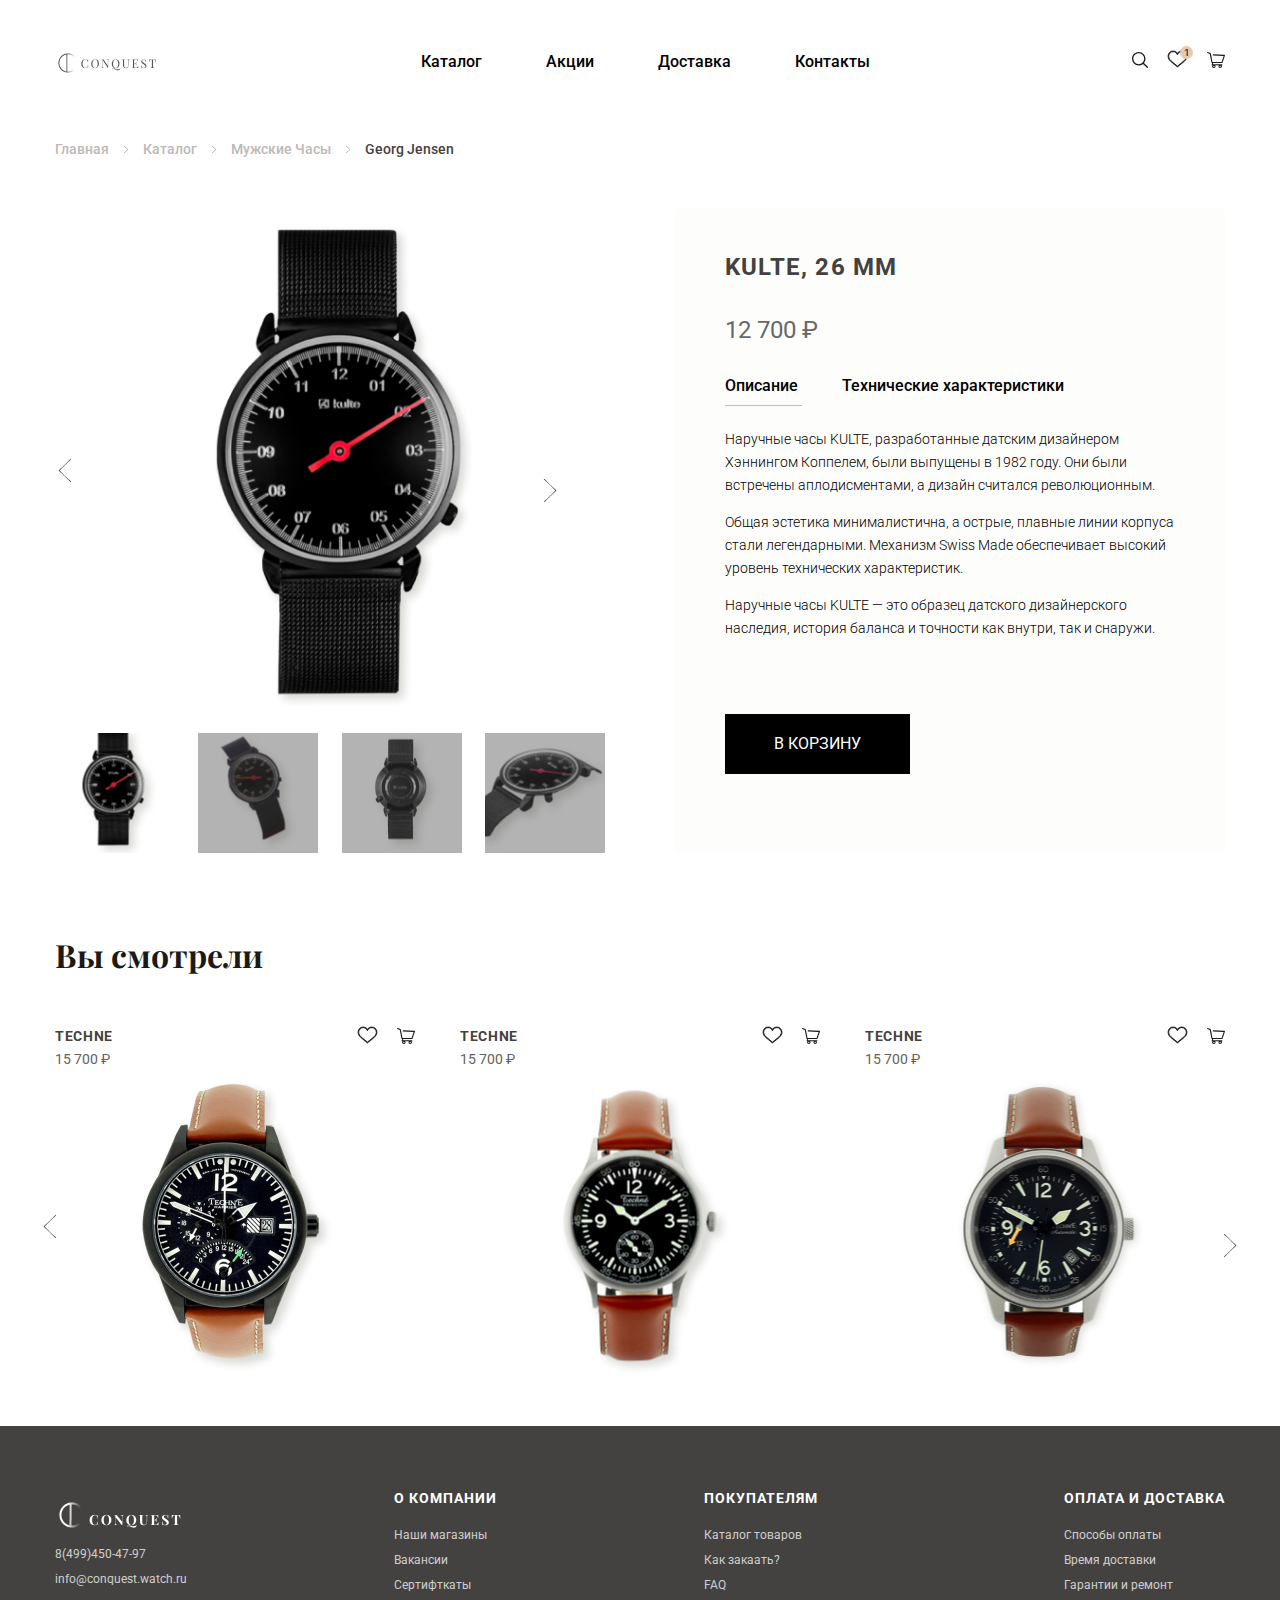
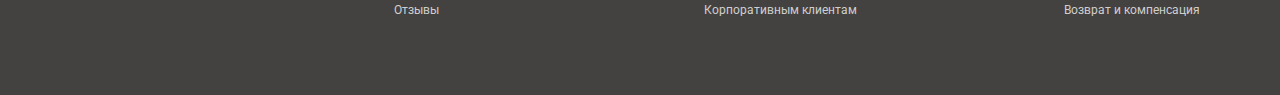
<file: index.html>
<!DOCTYPE html>
<html lang="ru">
<head>
    <meta charset="UTF-8">
    <meta name="viewport" content="width=device-width, initial-scale=1.0">
    <link href="https://fonts.googleapis.com/css2?family=Roboto:wght@400;900&display=swap" rel="stylesheet">
    <link href="https://fonts.googleapis.com/css2?family=Playfair+Display&display=swap" rel="stylesheet">
    <link href="normalize.css" rel="stylesheet">
    <link href="style.css" rel="stylesheet">
    <title>Document</title>
</head>
<body>
    <section class="promo">
        <div class="wrapper">
            <header class="header">
                <a href="#" class="logo">
                    <img src="./images/logo.png" alt="логотип">
                </a>
                <nav class="navigation">
                    <a href="#" class="navigation-link link">Каталог</a>
                    <a href="#" class="navigation-link link">Акции</a>
                    <a href="#" class="navigation-link link">Доставка</a>
                    <a href="#" class="navigation-link link">Контакты</a>
                </nav>
                <div>
                    <a href="#" class="vector-link">
                        <svg width="16" height="16" viewBox="0 0 16 16" fill="none" xmlns="http://www.w3.org/2000/svg">
                            <path d="M15.8041 14.8637L11.9576 11.0171C12.911 9.85469 13.4857 8.36571 13.4857 6.74286C13.4857 3.02041 10.4653 0 6.74286 0C3.01714 0 0 3.02041 0 6.74286C0 10.4653 3.01714 13.4857 6.74286 13.4857C8.36571 13.4857 9.85143 12.9143 11.0139 11.9608L14.8604 15.8041C15.1216 16.0653 15.5429 16.0653 15.8041 15.8041C16.0653 15.5461 16.0653 15.1216 15.8041 14.8637ZM6.74286 12.1437C3.76163 12.1437 1.33878 9.72082 1.33878 6.74286C1.33878 3.7649 3.76163 1.33878 6.74286 1.33878C9.72082 1.33878 12.1469 3.7649 12.1469 6.74286C12.1469 9.72082 9.72082 12.1437 6.74286 12.1437Z" fill="#1B1A17"/>
                        </svg>
                    </a>
                    <a href="#" class="vector-link like">
                        <svg width="21" height="18" viewBox="0 0 21 18" fill="none" xmlns="http://www.w3.org/2000/svg">
                            <path d="M19.9686 5.77104C19.6912 3.00625 17.5306 1.00033 14.8266 1.00033C13.0251 1.00033 11.3757 1.87835 10.4475 3.28557C9.5278 1.86015 7.94595 1 6.17336 1C3.4697 1 1.30868 3.00592 1.0317 5.77071C1.00978 5.89283 0.919889 6.53555 1.19321 7.58368C1.58712 9.09548 2.49699 10.4706 3.82378 11.5594L10.4431 17L17.1761 11.5598C18.5029 10.4706 19.4128 9.09581 19.8067 7.58368C20.08 6.53588 19.9902 5.89316 19.9686 5.77104ZM19.0953 7.4321C18.7357 8.81284 17.9022 10.0708 16.6872 11.0676L10.4475 16.1097L4.31489 11.069C3.09772 10.0701 2.26459 8.81251 1.90466 7.43177C1.64595 6.4399 1.75229 5.87959 1.75265 5.87595L1.75813 5.84253C1.99565 3.42027 3.85229 1.66191 6.17336 1.66191C7.88602 1.66191 9.39369 2.61506 10.1092 4.14903L10.4457 4.87151L10.7822 4.14903C11.4864 2.63856 13.0737 1.66224 14.8269 1.66224C17.1476 1.66224 19.0047 3.4206 19.2469 5.8743C19.2476 5.87959 19.354 6.44023 19.0953 7.4321Z" fill="#1B1A17" stroke="#1B1A17" stroke-width="0.75"/>
                        </svg>
                        <div class="like-sco">1</div>
                    </a>
                   <a href="#" class="vector-link text-like-sco">
                        <svg width="18" height="16" viewBox="0 0 18 16" fill="none" xmlns="http://www.w3.org/2000/svg">
                            <path d="M17.8961 3.05165C17.7931 2.91217 17.6273 2.82596 17.4472 2.8187L6.28162 2.36414C5.96126 2.3509 5.69355 2.58449 5.67986 2.88566C5.66624 3.1867 5.91317 3.44107 6.232 3.45401L16.6416 3.87783L14.5949 9.90922H5.48658L3.84103 1.44688C3.80486 1.26141 3.67004 1.10668 3.4841 1.03778L0.788965 0.0377747C0.491928 -0.0720606 0.156743 0.0657377 0.0400874 0.345938C-0.0763672 0.62629 0.0694931 0.943051 0.36637 1.05323L2.76277 1.94237L4.43736 10.5532C4.48784 10.8121 4.72671 11.0001 5.0055 11.0001H5.28328L4.64896 12.6642C4.59587 12.8036 4.61775 12.9584 4.7081 13.0795C4.79833 13.2006 4.94508 13.2727 5.10173 13.2727H5.54664C5.27095 13.5625 5.10173 13.944 5.10173 14.3636C5.10173 15.266 5.87913 16 6.83433 16C7.78953 16 8.56693 15.266 8.56693 14.3636C8.56693 13.9441 8.39771 13.5625 8.12206 13.2727H11.8996C11.6237 13.5625 11.4546 13.944 11.4546 14.3636C11.4546 15.266 12.2318 16 13.1872 16C14.1426 16 14.9198 15.266 14.9198 14.3636C14.9198 13.9441 14.7506 13.5625 14.475 13.2727H15.016C15.2819 13.2727 15.4973 13.0692 15.4973 12.8182C15.4973 12.5671 15.2819 12.3636 15.016 12.3636H5.78652L6.30624 11H15.016C15.2672 11 15.4894 10.8467 15.5659 10.621L17.9723 3.52998C18.0275 3.36814 17.9992 3.19119 17.8961 3.05165ZM6.83437 15.0911C6.40968 15.0911 6.0643 14.7649 6.0643 14.3638C6.0643 13.9627 6.40968 13.6365 6.83437 13.6365C7.25906 13.6365 7.6044 13.9627 7.6044 14.3638C7.6044 14.7649 7.25906 15.0911 6.83437 15.0911ZM13.1872 15.0911C12.7625 15.0911 12.4171 14.7649 12.4171 14.3638C12.4171 13.9627 12.7625 13.6365 13.1872 13.6365C13.6119 13.6365 13.9572 13.9627 13.9572 14.3638C13.9572 14.7649 13.6119 15.0911 13.1872 15.0911Z" fill="#1B1A17"/>
                        </svg>
                    </a>
                </div>
            </header>
            <main>
                <div class="way">
                    <a href="#" class="way-link link">Главная</a>
                    <svg  class="arrow" width="6" height="9" viewBox="0 0 6 9" fill="none" xmlns="http://www.w3.org/2000/svg">
                        <path d="M1 1L5 4.5L1 8" stroke="#BDB9B5"/>
                     </svg>
                    <a href="#" class="way-link link">Каталог</a>
                    <svg class="arrow" width="6" height="9" viewBox="0 0 6 9" fill="none" xmlns="http://www.w3.org/2000/svg">
                        <path d="M1 1L5 4.5L1 8" stroke="#BDB9B5"/>
                    </svg>
                    <a href="#" class="way-link link">Мужские часы</a>
                    <svg class="arrow" width="6" height="9" viewBox="0 0 6 9" fill="none" xmlns="http://www.w3.org/2000/svg">
                        <path d="M1 1L5 4.5L1 8" stroke="#BDB9B5"/>
                    </svg>
                    <a href="#" class="way-link last-link-way link">Georg Jensen</a>
                </div>
                <section class="wristwatch">
                    <div class="wristwatch-foto">
                        <div class="watch-card">
                            <img src="./images/watchcard.png" alt="" class="watch-foto-one">
                            <button class="button button-left-position-watch-card"></button>
                            <button class="button button-right button-right-position-watch-card"></button>
                        </div>
                        <div class="writstwatch-all-foto">
                            <div class="card-foto card-foto-one">
                                <a href="#">
                                </a>
                            </div>
                            <div class="card-foto card-foto-two">
                                <a href="#">
                                    <div class="disable"></div>
                                </a>
                            </div>
                            <div class="card-foto card-foto-three">
                                <a href="#">
                                    <div class="disable"></div>
                                </a>
                            </div>
                            <div class="card-foto card-foto-four">
                                <a href="#">
                                    <div class="disable"></div>
                                </a>
                            </div>
                        </div>
                    </div>
                    <div class="wristwatch-information">
                        <h1 class="title title-wristwatch-information">
                            kulte, 26 mm
                        </h1>
                        <h2 class="title-prise">
                            12 700 &#8381;
                        </h2>
                        <div class="wristwatch-information-card-link">
                            <a href="#" class="link wristwatch-information-link description-link">
                                Описание 
                            </a>
                            <a href="#" class="link wristwatch-information-link">
                                Технические характеристики
                            </a>
                        </div>
                        <div class="content-watch">
                            <p class="text-information-watch">
                                Наручные часы KULTE, разработанные датским дизайнером Хэннингом Коппелем, были выпущены в 1982 году. Они были встречены аплодисментами, а дизайн считался революционным.
                            </p>
                            <p class="text-information-watch">
                                Общая эстетика минималистична, а острые, плавные линии корпуса стали легендарными. Механизм Swiss Made обеспечивает высокий уровень технических характеристик.
                            </p>
                            <p class="text-information-watch">
                                Наручные часы KULTE — это образец датского дизайнерского наследия, история баланса и точности как внутри, так и снаружи.
                            </p>
                        </div>
                        <button class="btn-watch-information">
                            В корзину
                        </button>
                    </div>
                </section>
                <section class="viewed">
                    <h2 class="title-viewed">Вы смотрели</h2>
                    <div class="viewed-card">
                        <div class=" viewed-card-one card-information-viewed ">
                            <a href="#" class="link link-card">
                                <h3 class="title-viewed-card title">
                                        techne
                                </h3>
                                <span class="prise">
                                        15 700 &#8381
                                </span>
                            </a>
                            <div class="cart">
                                <a href="#" class="vector-link like">
                                    <svg width="21" height="18" viewBox="0 0 21 18" fill="none" xmlns="http://www.w3.org/2000/svg">
                                       <path d="M19.9686 5.77104C19.6912 3.00625 17.5306 1.00033 14.8266 1.00033C13.0251 1.00033 11.3757 1.87835 10.4475 3.28557C9.5278 1.86015 7.94595 1 6.17336 1C3.4697 1 1.30868 3.00592 1.0317 5.77071C1.00978 5.89283 0.919889 6.53555 1.19321 7.58368C1.58712 9.09548 2.49699 10.4706 3.82378 11.5594L10.4431 17L17.1761 11.5598C18.5029 10.4706 19.4128 9.09581 19.8067 7.58368C20.08 6.53588 19.9902 5.89316 19.9686 5.77104ZM19.0953 7.4321C18.7357 8.81284 17.9022 10.0708 16.6872 11.0676L10.4475 16.1097L4.31489 11.069C3.09772 10.0701 2.26459 8.81251 1.90466 7.43177C1.64595 6.4399 1.75229 5.87959 1.75265 5.87595L1.75813 5.84253C1.99565 3.42027 3.85229 1.66191 6.17336 1.66191C7.88602 1.66191 9.39369 2.61506 10.1092 4.14903L10.4457 4.87151L10.7822 4.14903C11.4864 2.63856 13.0737 1.66224 14.8269 1.66224C17.1476 1.66224 19.0047 3.4206 19.2469 5.8743C19.2476 5.87959 19.354 6.44023 19.0953 7.4321Z" fill="#1B1A17" stroke="#1B1A17" stroke-width="0.75"/>
                                   </svg>
                               </a>
                                <a href="#" class="vector-link text-like-sco">
                                    <svg width="18" height="16" viewBox="0 0 18 16" fill="none" xmlns="http://www.w3.org/2000/svg">
                                       <path d="M17.8961 3.05165C17.7931 2.91217 17.6273 2.82596 17.4472 2.8187L6.28162 2.36414C5.96126 2.3509 5.69355 2.58449 5.67986 2.88566C5.66624 3.1867 5.91317 3.44107 6.232 3.45401L16.6416 3.87783L14.5949 9.90922H5.48658L3.84103 1.44688C3.80486 1.26141 3.67004 1.10668 3.4841 1.03778L0.788965 0.0377747C0.491928 -0.0720606 0.156743 0.0657377 0.0400874 0.345938C-0.0763672 0.62629 0.0694931 0.943051 0.36637 1.05323L2.76277 1.94237L4.43736 10.5532C4.48784 10.8121 4.72671 11.0001 5.0055 11.0001H5.28328L4.64896 12.6642C4.59587 12.8036 4.61775 12.9584 4.7081 13.0795C4.79833 13.2006 4.94508 13.2727 5.10173 13.2727H5.54664C5.27095 13.5625 5.10173 13.944 5.10173 14.3636C5.10173 15.266 5.87913 16 6.83433 16C7.78953 16 8.56693 15.266 8.56693 14.3636C8.56693 13.9441 8.39771 13.5625 8.12206 13.2727H11.8996C11.6237 13.5625 11.4546 13.944 11.4546 14.3636C11.4546 15.266 12.2318 16 13.1872 16C14.1426 16 14.9198 15.266 14.9198 14.3636C14.9198 13.9441 14.7506 13.5625 14.475 13.2727H15.016C15.2819 13.2727 15.4973 13.0692 15.4973 12.8182C15.4973 12.5671 15.2819 12.3636 15.016 12.3636H5.78652L6.30624 11H15.016C15.2672 11 15.4894 10.8467 15.5659 10.621L17.9723 3.52998C18.0275 3.36814 17.9992 3.19119 17.8961 3.05165ZM6.83437 15.0911C6.40968 15.0911 6.0643 14.7649 6.0643 14.3638C6.0643 13.9627 6.40968 13.6365 6.83437 13.6365C7.25906 13.6365 7.6044 13.9627 7.6044 14.3638C7.6044 14.7649 7.25906 15.0911 6.83437 15.0911ZM13.1872 15.0911C12.7625 15.0911 12.4171 14.7649 12.4171 14.3638C12.4171 13.9627 12.7625 13.6365 13.1872 13.6365C13.6119 13.6365 13.9572 13.9627 13.9572 14.3638C13.9572 14.7649 13.6119 15.0911 13.1872 15.0911Z" fill="#1B1A17"/>
                                   </svg>
                               </a>
                            </div>
                        </div>
                        <div class=" viewed-card-two card-information-viewed">
                            <a href="#" class="link link-card">
                                <h3 class="title-viewed-card title">
                                        techne
                                </h3>
                                <span class="prise">
                                        15 700 &#8381
                                </span>
                            </a>
                            <div class="cart">
                                <a href="#" class="vector-link like">
                                    <svg width="21" height="18" viewBox="0 0 21 18" fill="none" xmlns="http://www.w3.org/2000/svg">
                                       <path d="M19.9686 5.77104C19.6912 3.00625 17.5306 1.00033 14.8266 1.00033C13.0251 1.00033 11.3757 1.87835 10.4475 3.28557C9.5278 1.86015 7.94595 1 6.17336 1C3.4697 1 1.30868 3.00592 1.0317 5.77071C1.00978 5.89283 0.919889 6.53555 1.19321 7.58368C1.58712 9.09548 2.49699 10.4706 3.82378 11.5594L10.4431 17L17.1761 11.5598C18.5029 10.4706 19.4128 9.09581 19.8067 7.58368C20.08 6.53588 19.9902 5.89316 19.9686 5.77104ZM19.0953 7.4321C18.7357 8.81284 17.9022 10.0708 16.6872 11.0676L10.4475 16.1097L4.31489 11.069C3.09772 10.0701 2.26459 8.81251 1.90466 7.43177C1.64595 6.4399 1.75229 5.87959 1.75265 5.87595L1.75813 5.84253C1.99565 3.42027 3.85229 1.66191 6.17336 1.66191C7.88602 1.66191 9.39369 2.61506 10.1092 4.14903L10.4457 4.87151L10.7822 4.14903C11.4864 2.63856 13.0737 1.66224 14.8269 1.66224C17.1476 1.66224 19.0047 3.4206 19.2469 5.8743C19.2476 5.87959 19.354 6.44023 19.0953 7.4321Z" fill="#1B1A17" stroke="#1B1A17" stroke-width="0.75"/>
                                   </svg>
                               </a>
                                <a href="#" class="vector-link text-like-sco">
                                    <svg width="18" height="16" viewBox="0 0 18 16" fill="none" xmlns="http://www.w3.org/2000/svg">
                                       <path d="M17.8961 3.05165C17.7931 2.91217 17.6273 2.82596 17.4472 2.8187L6.28162 2.36414C5.96126 2.3509 5.69355 2.58449 5.67986 2.88566C5.66624 3.1867 5.91317 3.44107 6.232 3.45401L16.6416 3.87783L14.5949 9.90922H5.48658L3.84103 1.44688C3.80486 1.26141 3.67004 1.10668 3.4841 1.03778L0.788965 0.0377747C0.491928 -0.0720606 0.156743 0.0657377 0.0400874 0.345938C-0.0763672 0.62629 0.0694931 0.943051 0.36637 1.05323L2.76277 1.94237L4.43736 10.5532C4.48784 10.8121 4.72671 11.0001 5.0055 11.0001H5.28328L4.64896 12.6642C4.59587 12.8036 4.61775 12.9584 4.7081 13.0795C4.79833 13.2006 4.94508 13.2727 5.10173 13.2727H5.54664C5.27095 13.5625 5.10173 13.944 5.10173 14.3636C5.10173 15.266 5.87913 16 6.83433 16C7.78953 16 8.56693 15.266 8.56693 14.3636C8.56693 13.9441 8.39771 13.5625 8.12206 13.2727H11.8996C11.6237 13.5625 11.4546 13.944 11.4546 14.3636C11.4546 15.266 12.2318 16 13.1872 16C14.1426 16 14.9198 15.266 14.9198 14.3636C14.9198 13.9441 14.7506 13.5625 14.475 13.2727H15.016C15.2819 13.2727 15.4973 13.0692 15.4973 12.8182C15.4973 12.5671 15.2819 12.3636 15.016 12.3636H5.78652L6.30624 11H15.016C15.2672 11 15.4894 10.8467 15.5659 10.621L17.9723 3.52998C18.0275 3.36814 17.9992 3.19119 17.8961 3.05165ZM6.83437 15.0911C6.40968 15.0911 6.0643 14.7649 6.0643 14.3638C6.0643 13.9627 6.40968 13.6365 6.83437 13.6365C7.25906 13.6365 7.6044 13.9627 7.6044 14.3638C7.6044 14.7649 7.25906 15.0911 6.83437 15.0911ZM13.1872 15.0911C12.7625 15.0911 12.4171 14.7649 12.4171 14.3638C12.4171 13.9627 12.7625 13.6365 13.1872 13.6365C13.6119 13.6365 13.9572 13.9627 13.9572 14.3638C13.9572 14.7649 13.6119 15.0911 13.1872 15.0911Z" fill="#1B1A17"/>
                                   </svg>
                               </a>
                            </div>
                        </div>
                        <div class="viewed-card-three card-information-viewed">
                            <a href="#" class="link link-card">
                                <h3 class="title-viewed-card title">
                                        techne
                                </h3>
                                <span class="prise">
                                        15 700 &#8381
                                </span>
                            </a>
                            <div class="cart">
                                <a href="#" class="vector-link like">
                                    <svg width="21" height="18" viewBox="0 0 21 18" fill="none" xmlns="http://www.w3.org/2000/svg">
                                       <path d="M19.9686 5.77104C19.6912 3.00625 17.5306 1.00033 14.8266 1.00033C13.0251 1.00033 11.3757 1.87835 10.4475 3.28557C9.5278 1.86015 7.94595 1 6.17336 1C3.4697 1 1.30868 3.00592 1.0317 5.77071C1.00978 5.89283 0.919889 6.53555 1.19321 7.58368C1.58712 9.09548 2.49699 10.4706 3.82378 11.5594L10.4431 17L17.1761 11.5598C18.5029 10.4706 19.4128 9.09581 19.8067 7.58368C20.08 6.53588 19.9902 5.89316 19.9686 5.77104ZM19.0953 7.4321C18.7357 8.81284 17.9022 10.0708 16.6872 11.0676L10.4475 16.1097L4.31489 11.069C3.09772 10.0701 2.26459 8.81251 1.90466 7.43177C1.64595 6.4399 1.75229 5.87959 1.75265 5.87595L1.75813 5.84253C1.99565 3.42027 3.85229 1.66191 6.17336 1.66191C7.88602 1.66191 9.39369 2.61506 10.1092 4.14903L10.4457 4.87151L10.7822 4.14903C11.4864 2.63856 13.0737 1.66224 14.8269 1.66224C17.1476 1.66224 19.0047 3.4206 19.2469 5.8743C19.2476 5.87959 19.354 6.44023 19.0953 7.4321Z" fill="#1B1A17" stroke="#1B1A17" stroke-width="0.75"/>
                                   </svg>
                               </a>
                                <a href="#" class="vector-link text-like-sco">
                                    <svg width="18" height="16" viewBox="0 0 18 16" fill="none" xmlns="http://www.w3.org/2000/svg">
                                       <path d="M17.8961 3.05165C17.7931 2.91217 17.6273 2.82596 17.4472 2.8187L6.28162 2.36414C5.96126 2.3509 5.69355 2.58449 5.67986 2.88566C5.66624 3.1867 5.91317 3.44107 6.232 3.45401L16.6416 3.87783L14.5949 9.90922H5.48658L3.84103 1.44688C3.80486 1.26141 3.67004 1.10668 3.4841 1.03778L0.788965 0.0377747C0.491928 -0.0720606 0.156743 0.0657377 0.0400874 0.345938C-0.0763672 0.62629 0.0694931 0.943051 0.36637 1.05323L2.76277 1.94237L4.43736 10.5532C4.48784 10.8121 4.72671 11.0001 5.0055 11.0001H5.28328L4.64896 12.6642C4.59587 12.8036 4.61775 12.9584 4.7081 13.0795C4.79833 13.2006 4.94508 13.2727 5.10173 13.2727H5.54664C5.27095 13.5625 5.10173 13.944 5.10173 14.3636C5.10173 15.266 5.87913 16 6.83433 16C7.78953 16 8.56693 15.266 8.56693 14.3636C8.56693 13.9441 8.39771 13.5625 8.12206 13.2727H11.8996C11.6237 13.5625 11.4546 13.944 11.4546 14.3636C11.4546 15.266 12.2318 16 13.1872 16C14.1426 16 14.9198 15.266 14.9198 14.3636C14.9198 13.9441 14.7506 13.5625 14.475 13.2727H15.016C15.2819 13.2727 15.4973 13.0692 15.4973 12.8182C15.4973 12.5671 15.2819 12.3636 15.016 12.3636H5.78652L6.30624 11H15.016C15.2672 11 15.4894 10.8467 15.5659 10.621L17.9723 3.52998C18.0275 3.36814 17.9992 3.19119 17.8961 3.05165ZM6.83437 15.0911C6.40968 15.0911 6.0643 14.7649 6.0643 14.3638C6.0643 13.9627 6.40968 13.6365 6.83437 13.6365C7.25906 13.6365 7.6044 13.9627 7.6044 14.3638C7.6044 14.7649 7.25906 15.0911 6.83437 15.0911ZM13.1872 15.0911C12.7625 15.0911 12.4171 14.7649 12.4171 14.3638C12.4171 13.9627 12.7625 13.6365 13.1872 13.6365C13.6119 13.6365 13.9572 13.9627 13.9572 14.3638C13.9572 14.7649 13.6119 15.0911 13.1872 15.0911Z" fill="#1B1A17"/>
                                   </svg>
                               </a>
                            </div>
                        </div>
                        <button class="button viewed-button-position-left"></button>
                        <button class="button button-right  viewed-button-position-right"></button>
                    </div>
                </section>
            </main>
        </div>
    </section>
    <footer>
        <section class="footer wrapper">
            <div class="content-footer">
                <ul>
                    <li>
                        <a href="#" class="link footer-link">
                            <img src="./images/logo-footer.png" alt="логотип компании">
                        </a>
                    </li>
                    <li>
                        <a href="tel:8(499)450-47-97" class="link footer-link">
                            8(499)450-47-97
                        </a>
                    </li>
                    <li>
                        <a href="mailto:info@conquest.watch.ru" class="link footer-link" >
                            info@conquest.watch.ru
                        </a>
                    </li>
                </ul>
            </div>
            <div class="content-footer link">
                <h4 class="title-footer">
                    о компaнии
                </h4>
                <ul>
                    <li>
                        <a href="#" class="link footer-link"> Наши магазины</a>
                    </li>
                    <li>
                        <a href="#" class="link footer-link">Вакансии</a>
                    </li>
                    <li>
                        <a href="#" class="link footer-link">Сертифткаты</a>
                    </li>
                    <li>
                        <a href="#" class="link footer-link">Отзывы</a>
                    </li>
                </ul>
            </div>
            <div class="content-footer link">
                <h4 class="title-footer">
                    покупателям
                </h4>
                <ul>
                    <li>
                        <a href="#" class="link footer-link"> Каталог товаров</a>
                    </li>
                    <li>
                        <a href="#" class="link footer-link">Как закаать?</a>
                    </li>
                    <li>
                        <a href="#" class="link footer-link">FAQ</a>
                    </li>
                    <li>
                        <a href="#" class="link footer-link">Корпоративным клиентам</a>
                    </li>
                </ul>
            </div>
            <div class="content-footer link">
                <h4 class="title-footer">
                    оплата и доставка
                </h4>
                <ul>
                    <li>
                        <a href="#" class="link footer-link">Способы оплаты</a>
                    </li>
                    <li>
                        <a href="#" class="link footer-link">Время доставки</a>
                    </li>
                    <li>
                        <a href="#" class="link footer-link">Гарантии и ремонт</a>
                    </li>
                    <li>
                        <a href="#" class="link footer-link">Возврат и компенсация</a>
                    </li>
                </ul>
            </div>
        </section>
    </footer>  
</body>
</html>
</file>
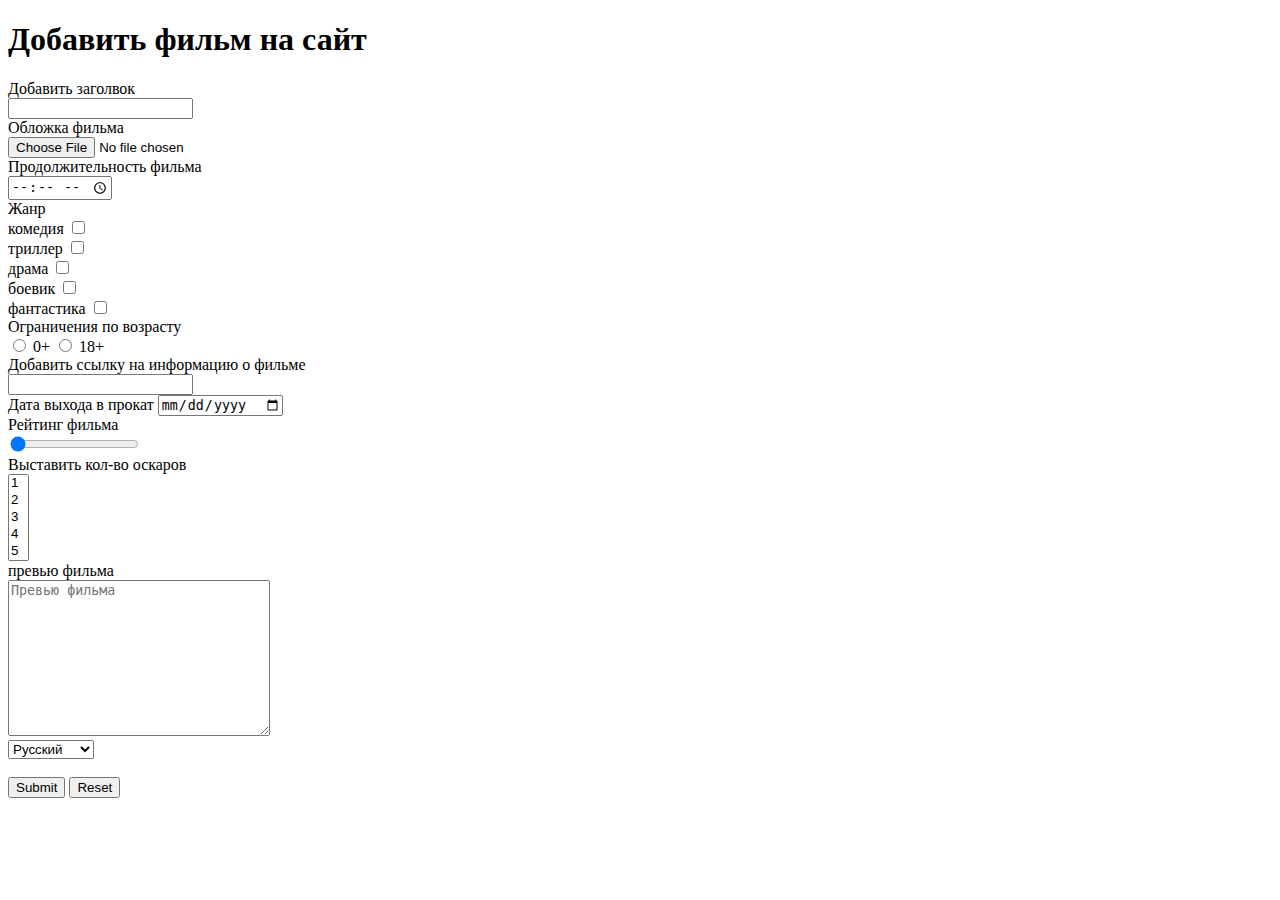
<file: Задание 3/index.html>
<!DOCTYPE html>
<html lang="ru">
<head>
    <meta charset="UTF-8">
    <title>Form</title>
</head>
<body>
    <form action="https://fom.in.ua/echo" name="Film">
        <h1>Добавить фильм на сайт</h1>
        <label for="heading">
             Добавить заголвок
        </label><br>
        <input type="text" name="heading" id="heading" required><br>
        <label  for="filefilm">
             Обложка фильма 
        </label><br>
        <input type="file" name="file" id="filefilm"><br>
        <label for="timefilm">
            Продолжительность фильма
        </label><br>
        <input type="time" name="timefilm" id="timefilm"><br>
        <span>
             Жанр
        </span><br>
        <label for="comedy">
            комедия
        </label>
        <input type="checkbox" name="ganre" value="comedy" id="comedy"><br>
        <label for="=thriller">
            триллер
        </label>
        <input type="checkbox" name="ganre" value="thriller" id="thriller"><br>
        <label for="drama">
            драма
        </label>
        <input type="checkbox" name="ganre" value="drama" id="drama"><br>
        <label for="action">
            боевик
        </label>
        <input type="checkbox" name="ganre" value="action" id="action"><br>
        <label for="fantasy">
            фантастика
        </label>
        <input type="checkbox" name="ganre" value="fantasy" id="fantasy"><br>
        <span>
                Ограничения по возрасту 
        </span><br>
        <input type="radio" name="age" value="0" id="0">
        <label for="0">
            0+
        </label>
        <input type="radio" name="age" value="18" id="18">
        <label for="18">
            18+
        </label><br>
        <label for="url">
            Добавить ссылку на информацию о фильме
        </label><br>
        <input type="url" name="url" id="url"><br>
        <label for="date">
            Дата выхода в прокат
        </label>
        <input type="date" name="date" value="date" id="date"><br>
        <label for="rating">
            Рейтинг фильма
        </label><br>
        <input type="range" name="rating" id="rating" value="0" min="0" max="10" step="1"><br>
        <label for="oscar">
            Выставить кол-во оскаров
        </label><br>
        <select name="oskar" size="5" id="oscar">
            <option>1</option>
            <option>2</option>
            <option>3</option>
            <option>4</option>
            <option>5</option>
            <option>6</option>
            <option>7</option>
            <option>8</option>
            <option>9</option>
            <option>10</option>
        </select><br>
        <label for="preview">
            превью фильма
        </label><br>
        <textarea placeholder="Превью фильма" cols="30" rows="10" id="preview" required></textarea><br>
        <select name="lang"> 
            <option value="ru">Русский</option>
            <option value="en">Англиский</option>
            <option value="de">Немецкий</option>
        </select><br>
        <input type="datetime" name="today" value="09.05.20" hidden><br>
        <input type="submit">
        <input type="reset">
    </form>
</body>
</html>
</file>
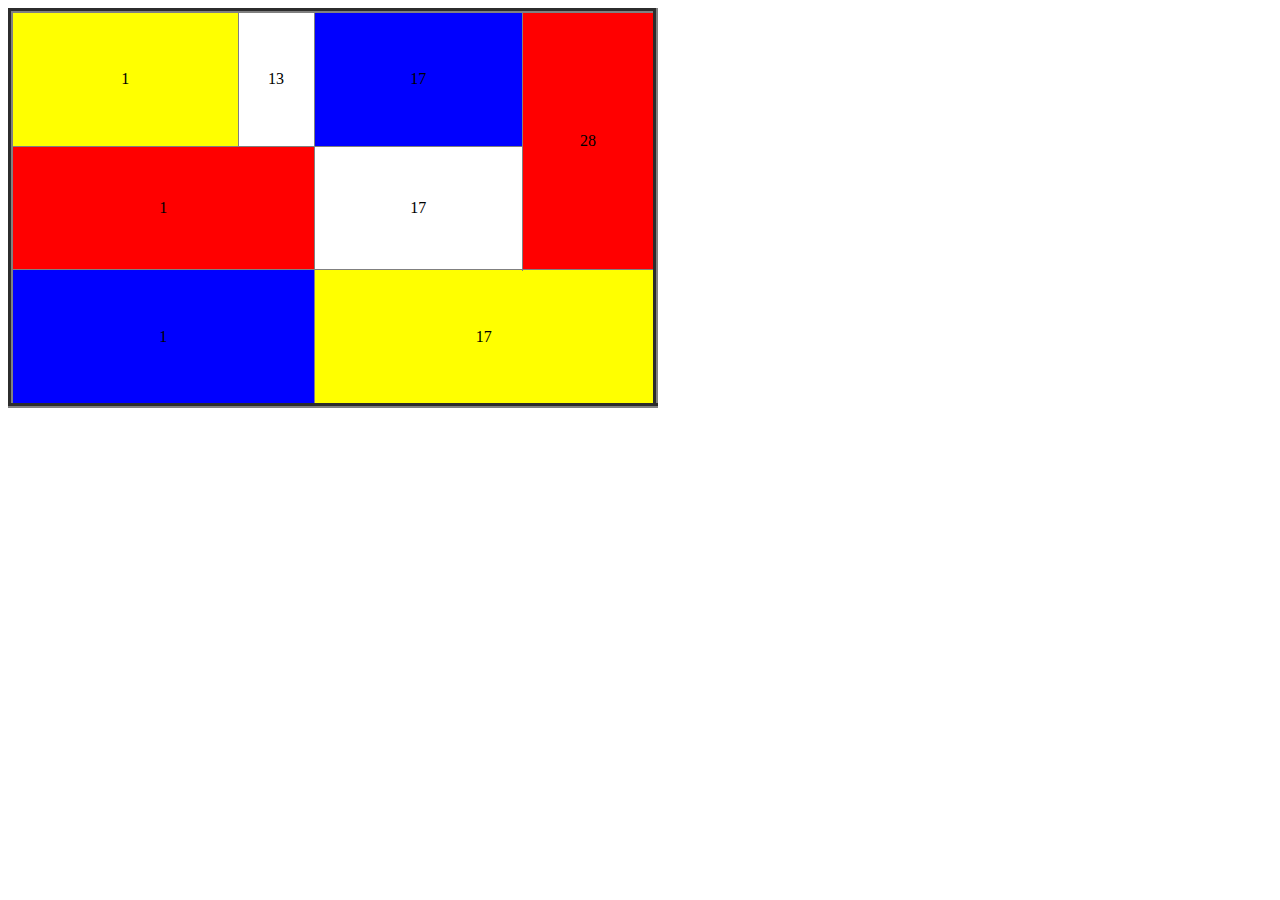
<file: Задание 4/index.html>
<!DOCTYPE html>
<html lang="en">
<head>
    <meta charset="UTF-8">
    <style>
        table{
            width: 650px;
            height: 400px;
            table-layout: fixed;
            border-collapse: collapse;
            text-align: center;
        }
    </style>
</head>
<body>
   <table border="5">
       <tr>
           <td colspan="12" rowspan="12" bgcolor="yellow">1</td>
           <td colspan="4" rowspan="12">13</td>
           <td colspan="11" rowspan="5" bgcolor="blue">17</td>
           <td colspan="7" rowspan="16" bgcolor="red">28</td>
       </tr>
       <tr>
       </tr>
       <tr>
       </tr>
       <tr>
       </tr>
       <tr>
       </tr>
       <tr>
            <td colspan="11" rowspan="11">17</td>
       </tr>
       <tr>
       </tr>
       <tr>
       </tr>
       <tr>
       </tr>
       <tr>
       </tr>
       <tr>
       </tr>
       <tr>
       </tr>
       <tr>
            <td colspan="16" rowspan="6" bgcolor="red">1</td>
       </tr>
       <tr>
       <tr>
       </tr>
       <tr>
       </tr>
       <tr>
        <td colspan="18" rowspan="5" bgcolor="yellow">17</td>
       <tr>
       </tr>
       <tr>
        <td colspan="16" rowspan="3" bgcolor="blue">1</td>
       </tr>
       <tr>
       </tr>
       <tr>
       </tr>
   </table>
</body>
</html>
</file>
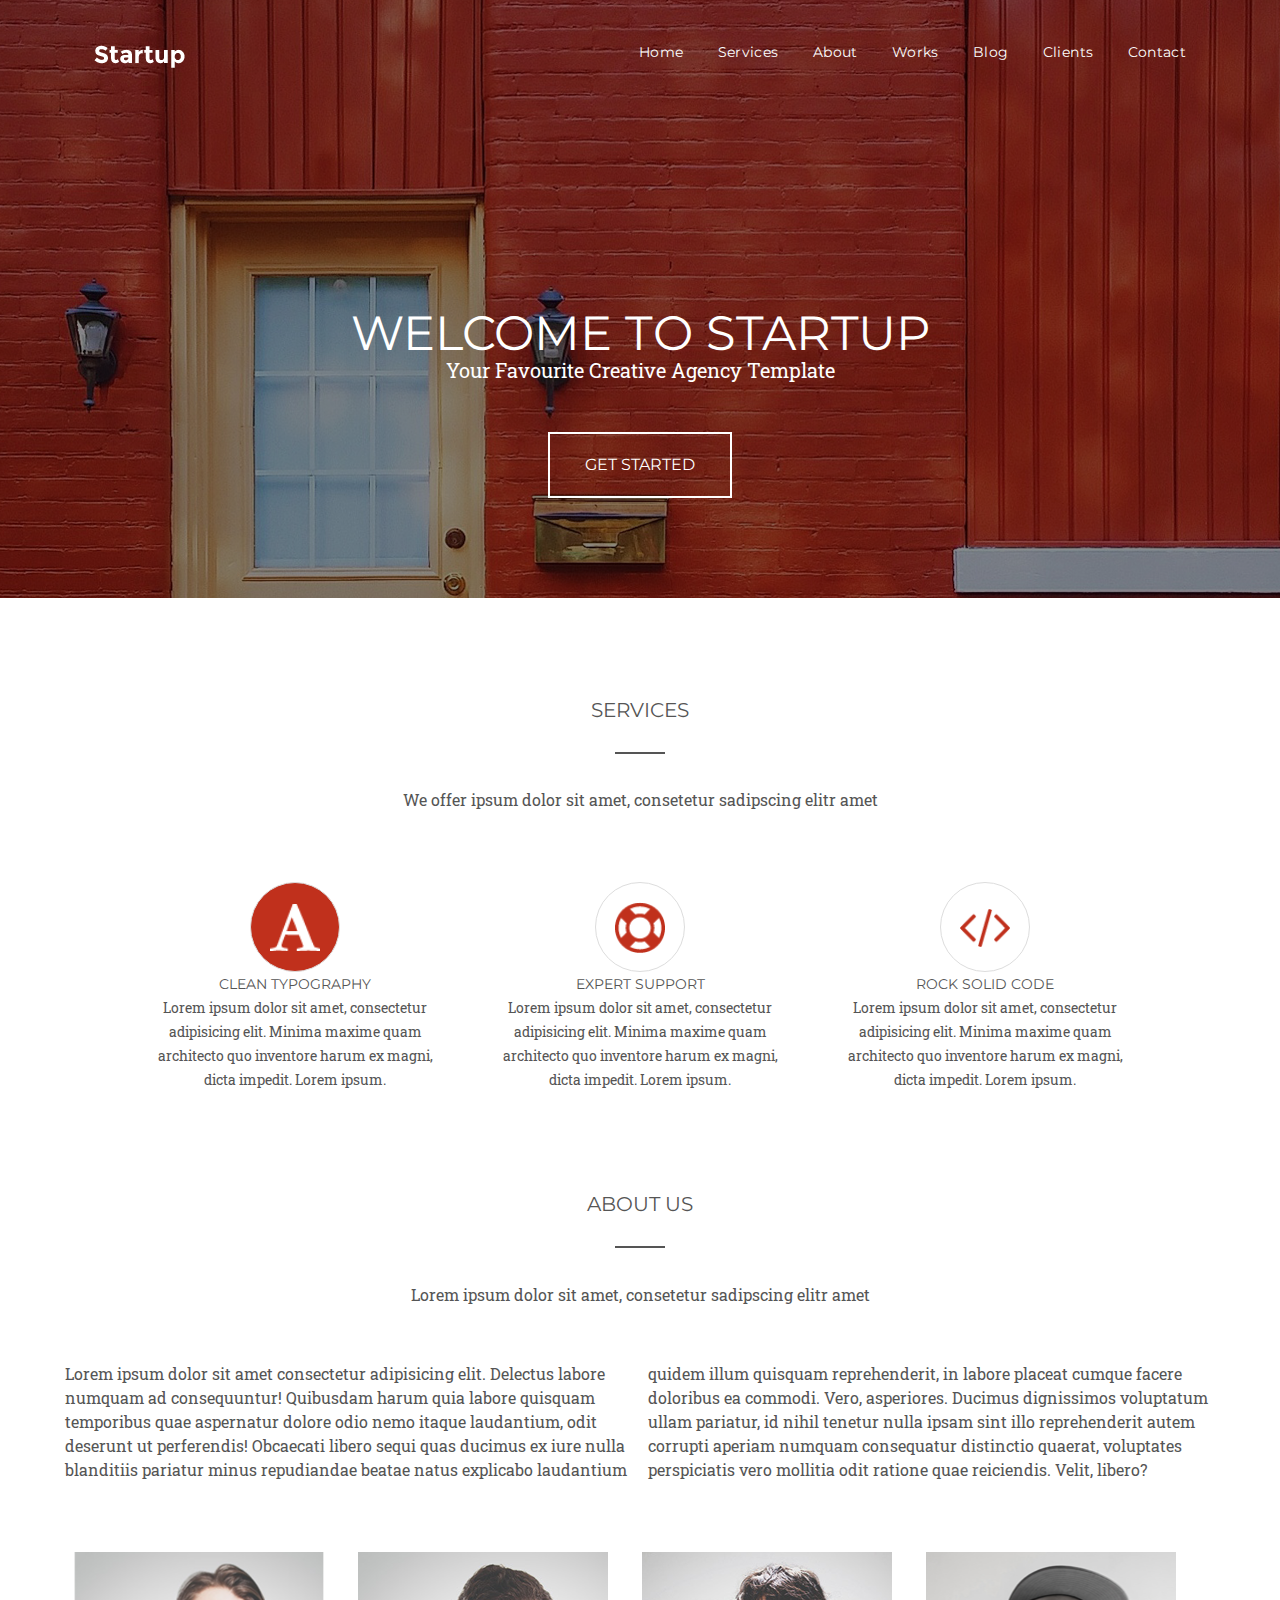
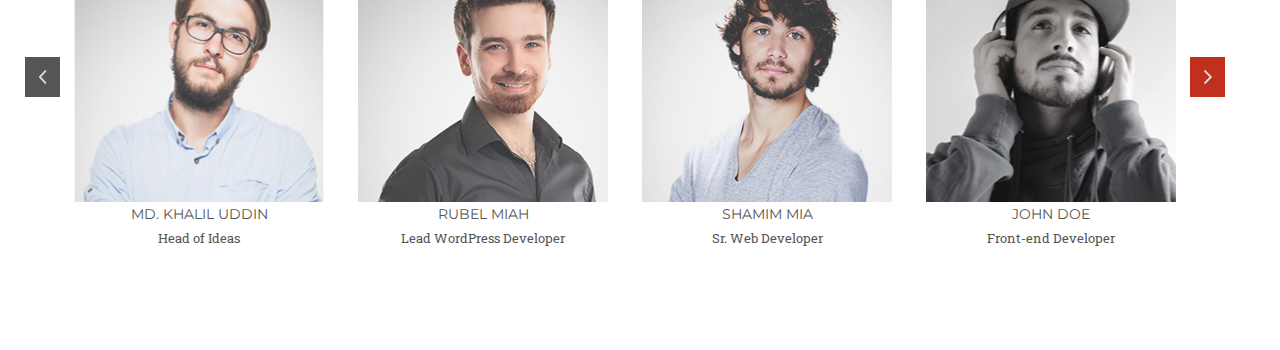
<file: Задание 10/index/index.html>
<!DOCTYPE html>
<html lang="en">
<head>
    <meta charset="UTF-8">
    <meta name="viewport" content="width=device-width, initial-scale=1.0">
    <link href="https://fonts.googleapis.com/css2?family=Montserrat&family=Roboto+Slab&display=swap" rel="stylesheet">
    <link href="normalize.css" rel="stylesheet">
    <link href="style.css" rel="stylesheet">
    <title>Document</title>
</head>
<body>
    <section class="promo">
        <div class="wrapper">
            <header class="header">
                <a href="#" class="logo">
                    <img src="./images/logo.png" width="91" height="23">
                </a>
                <nav class="navigation">
                    <a href="#" class="link-navigation">
                        home
                    </a>
                    <a href="#" class="link-navigation">
                        services
                    </a>
                    <a href="#" class="link-navigation">
                        about
                    </a>
                    <a href="#" class="link-navigation">
                        works
                    </a>
                    <a href="#" class="link-navigation">
                        blog
                    </a>
                    <a href="#" class="link-navigation">
                        clients
                    </a>
                    <a href="#" class="link-navigation">
                        contact
                    </a>  
                </nav>
            </header>
            <div class="content">
                    <h1 class="title-promo title">
                        Welcome to STARTUP
                    </h1>
                    <p class="text-promo text">
                        Your Favourite Creative Agency Template
                    </p>
            </div>
             <div class="buttom-promo">
                    <button class="button-get-started ">Get Started</button>
            </div>
        </div>
    </section>
    <section class="style-content">
        <div class="wrapper">
            <div>
                <h2 class="title">
                    services
                </h2>
                <div class="underline"></div>
                <p class="text">
                    We offer ipsum dolor sit amet, consetetur sadipscing elitr amet
                </p>
            </div>
            <div class="position">
                <div class="display">
                    <div class="circle-ct circle"></div>
                    <h3 class="title-h3 title">Clean Typography</h3>
                    <p class="text-inf">
                        Lorem ipsum dolor sit amet, consectetur adipisicing elit. Minima maxime quam architecto quo inventore harum ex magni, dicta impedit. Lorem ipsum.
                    </p>
                </div>
                <div class="display">
                    <div class="circle-ex-sup circle"></div>
                    <h3 class="title-h3 title">Expert Support</h3>
                    <p class="text-inf">
                        Lorem ipsum dolor sit amet, consectetur adipisicing elit. Minima maxime quam architecto quo inventore harum ex magni, dicta impedit. Lorem ipsum.
                    </p>
                </div>
                <div class="display">
                    <div class="circle-rsc circle"></div>
                    <h3 class="title-h3 title">Rock Solid Code</h3>
                    <p class="text-inf">
                        Lorem ipsum dolor sit amet, consectetur adipisicing elit. Minima maxime quam architecto quo inventore harum ex magni, dicta impedit. Lorem ipsum.
                    </p>
                </div>
            </div>   
        </div>
    </section>
    <section class="wrapper">
        <h1 class="title">
            about us
        </h1>
        <div class="underline"></div>
        <p class="text">
            Lorem ipsum dolor sit amet, consetetur sadipscing elitr amet
        </p>
        <p class="column text">
            Lorem ipsum dolor sit amet consectetur adipisicing elit. Delectus labore numquam ad consequuntur! Quibusdam harum quia labore quisquam temporibus quae aspernatur dolore odio nemo itaque laudantium, odit deserunt ut perferendis!
            Obcaecati libero sequi quas ducimus ex iure nulla blanditiis pariatur minus repudiandae beatae natus explicabo laudantium quidem illum quisquam reprehenderit, in labore placeat cumque facere doloribus ea commodi. Vero, asperiores.
            Ducimus dignissimos voluptatum ullam pariatur, id nihil tenetur nulla ipsam sint illo reprehenderit autem corrupti aperiam numquam consequatur distinctio quaerat, voluptates perspiciatis vero mollitia odit ratione quae reiciendis. Velit, libero?
        </p>
        <div class="team">
            <div class="card-developer">
                <div class="foto-developer foto-uddin">
                    <div class="hover-foto-developer">
                        <div class="link-network">
                            <a href="#" class="link">
                                <div class="link-social-networks facebook "></div>
                            </a>
                            <a href="#" class="link">
                                <div class="link-social-networks twitter "></div>
                            </a>
                            <a href="#" class="link"> 
                                <div class="link-social-networks google"></div>
                            </a>
                            <a href="#" class=" link">
                                <div class="link-social-networks inst"></div>
                            </a>
                        </div>
                    </div>
                </div>
                <h2 class="title-h2 title">
                    Md. Khalil Uddin
                </h2>
                <p class="text text-about-us">
                    Head of Ideas
                </p>
            </div>
            <div class="card-developer">
                <div class="foto-developer foto-rubel">
                    <div class="hover-foto-developer">
                        <div class="link-network">
                            <a href="#" class="link">
                                <div class="link-social-networks facebook"> 
                                </div>
                            </a>
                            <a href="#" class="link">
                                <div class="link-social-networks twitter "></div>
                            </a> 
                            <a href="#" class="link">
                                <div class="link-social-networks google">
                                </div>
                            </a>
                            <a href="#" class="link">
                                <div class="link-social-networks inst"></div>
                            </a>
                        </div>
                        
                    </div>
                </div>
                <h2 class="title-h2 title">
                    Rubel Miah
                </h2>
                <p class="text text-about-us">
                    Lead WordPress Developer
                </p>
            </div>
            <div class="card-developer">
                <div class="foto-developer foto-shamim">
                    <div class="hover-foto-developer">
                        <div class="link-network">
                            <a href="#" class="link">
                                <div class="link-social-networks facebook"> 
                                </div>
                            </a>
                            <a href="#" class="link">
                                <div class="link-social-networks twitter "></div>
                            </a> 
                            <a href="#" class="link">
                                <div class="link-social-networks google">
                                </div>
                            </a>
                            <a href="#" class="link">
                                <div class="link-social-networks inst"></div>
                            </a>
                        </div>
                    </div>
                </div>
                <h2 class="title-h2 title">
                    Shamim Mia
                </h2>
                <p class="text text-about-us">
                    Sr. Web Developer
                </p>
            </div>
            <div class="card-developer">
                <div class="foto-developer foto-john">
                    <div class="hover-foto-developer">
                        <div class="link-network">
                            <a href="#" class="link">
                                <div class="link-social-networks facebook"> 
                                </div>
                            </a>
                            <a href="#" class="link">
                                <div class="link-social-networks twitter "></div>
                            </a> 
                            <a href="#" class="link">
                                <div class="link-social-networks google">
                                </div>
                            </a>
                            <a href="#" class="link">
                                <div class="link-social-networks inst"></div>
                            </a>
                        </div>
                    </div>
                </div>
                <h2 class="title-h2 title">
                    John Doe
                </h2>
                <p class="text text-about-us">
                    Front-end Developer
                </p>
            </div>
            <button class="button button-left disable"></button>
            <button class="button button-right"></button>
        </div>
    </section>
</body>
</html>
</file>
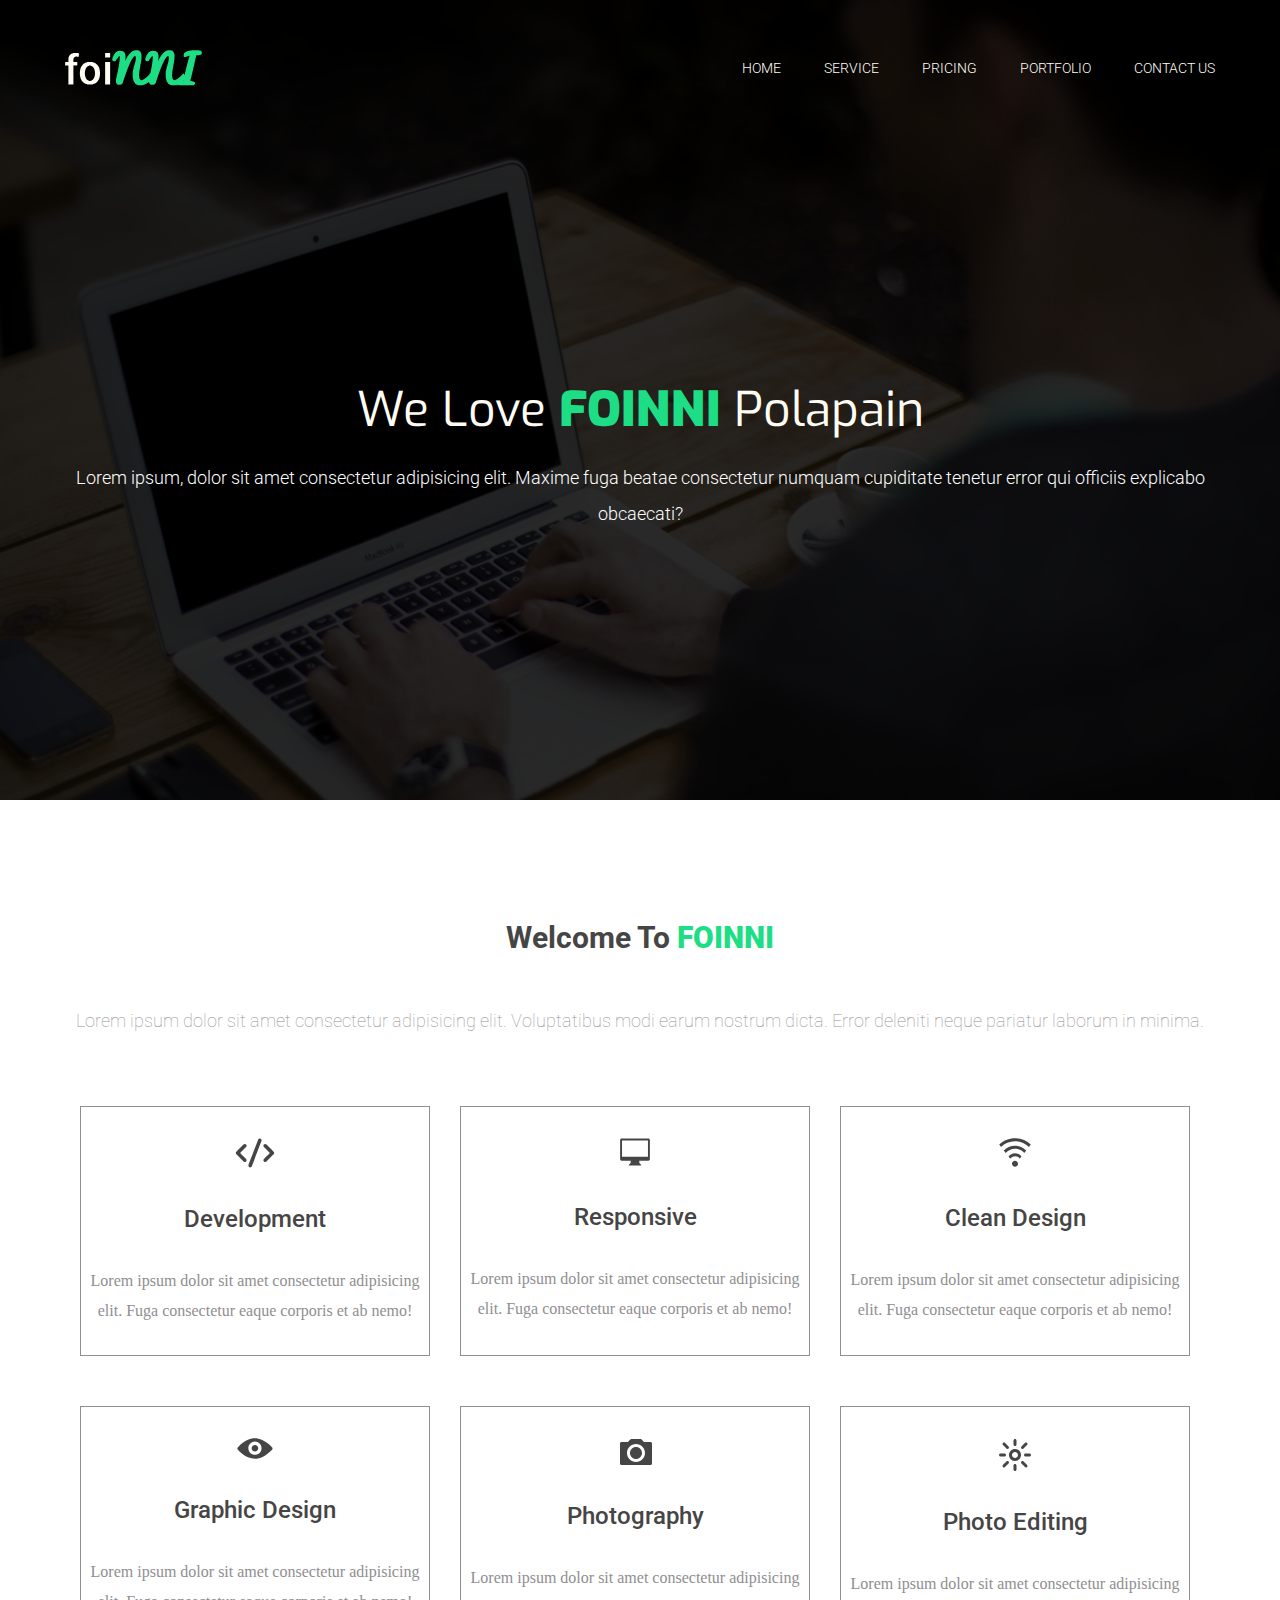
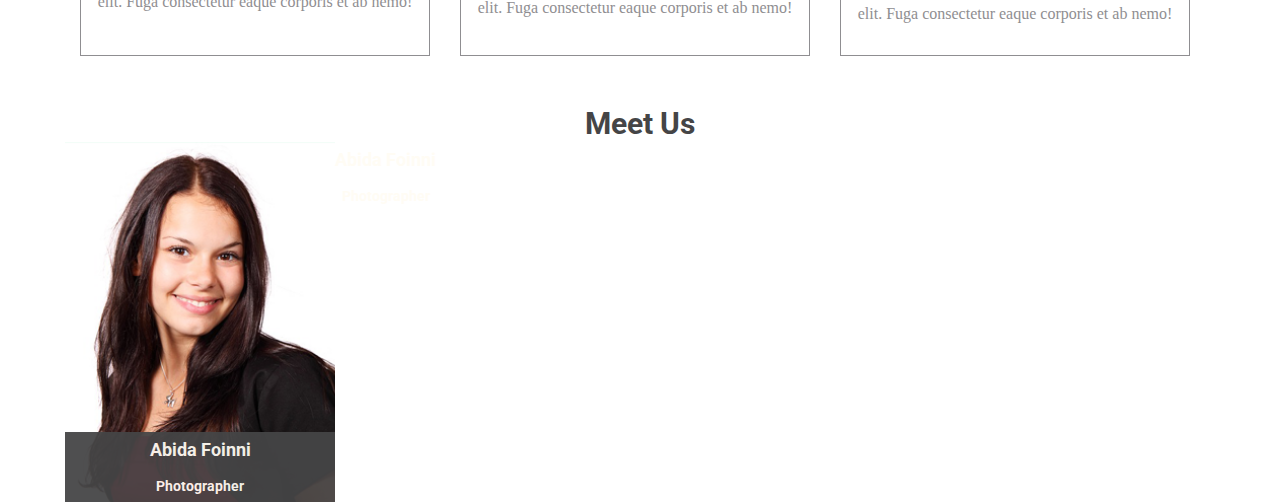
<file: Задание 11/index/index.html>
<!DOCTYPE html>
<html lang="en">
<head>
    <meta charset="UTF-8">
    <meta name="viewport" content="width=device-width, initial-scale=1.0">
    <link href="https://fonts.googleapis.com/css2?family=Exo:wght@400;500;900&family=Roboto:wght@400;500&display=swap" rel="stylesheet">
    <link href="normalize.css" rel="stylesheet">
    <link href="style.css" rel="stylesheet">
    <title>Document</title>
</head>
<body>
    <section class="promo">
        <div class="wrapper">
            <header class="header">
                <div class="logo">
                    <a href="#">
                        <img src="./images/logo.png" width="137" height="36"> 
                    </a>
                </div>
                <nav class="navigation">
                    <a href="#" class="nav-link">home </a>
                    <a href="#" class="nav-link">SERVICE </a>
                    <a href="#" class="nav-link">PRICING </a>
                    <a href="#" class="nav-link">PORTFOLIO </a>
                    <a href="#" class="nav-link">contact us</a>
                </nav>
            </header>
            <div class="polapain">
                <h1 class="title-promo">
                    We Love <span class="foinni title-promo">FOINNI</span> Polapain
                </h1>
                <p class="text">
                    Lorem ipsum, dolor sit amet consectetur adipisicing elit. Maxime fuga beatae consectetur numquam cupiditate tenetur error qui officiis explicabo obcaecati?
                </p>
            </div>
        </div>
    </section>
    <section class="welcome-to-foinni">
        <div class="wrapper">
            <h2 class="title">
                Welcome To <span class="foinni">FOINNI</span> 
            </h2>
            <div class="content">
                <p class="text text-wtf">
                    Lorem ipsum dolor sit amet consectetur adipisicing elit. Voluptatibus modi earum nostrum dicta. Error deleniti neque pariatur laborum in minima.           
                </p>
            </div>
            <div class="card-servises">
                <div class="servises">
                    <svg xmlns="http://www.w3.org/2000/svg"
                    xmlns:xlink="http://www.w3.org/1999/xlink"
                    width="42px" height="32px"  viewBox="0 0 42 32">
                        <path fill-rule="evenodd"  fill="#454546"
                        d="M39.67758,17.289062 C39.67758,17.289062 39.67929,17.290894 39.67929,17.290894 C39.67929,17.290894 32.479248,24.490967 32.479248,24.490967 C32.479248,24.490967 32.47754,24.489136 32.47754,24.489136 C32.15338,24.8042 31.712585,24.999756 31.224976,24.999756 C30.230865,24.999756 29.424896,24.19397 29.424896,23.200073 C29.424896,22.712036 29.620605,22.271362 29.935516,21.947754 C29.935516,21.947754 29.933685,21.945923 29.933685,21.945923 C29.933685,21.945923 35.87021,16.008911 35.87021,16.008911 C35.87021,16.008911 29.952484,10.090942 29.952484,10.090942 C29.952484,10.090942 29.95401,10.089722 29.95401,10.089722 C29.617157,9.762695 29.40622,9.3063965 29.40622,8.799683 C29.40622,7.80542 30.212158,6.999756 31.206177,6.999756 C31.712952,6.999756 32.168915,7.2105713 32.496033,7.5477295 C32.496033,7.5477295 32.498016,7.545288 32.498016,7.545288 C32.498016,7.545288 39.593353,14.640747 39.593353,14.640747 C39.97693,14.970581 40.224976,15.453857 40.224976,16.0 C40.224976,16.506348 40.01422,16.962402 39.67758,17.289062 ZM17.899933,29.210205 C17.64978,29.904175 16.986023,30.400024 16.206207,30.400024 C15.212219,30.400024 14.40625,29.593628 14.40625,28.599976 C14.40625,28.371948 14.448975,28.154663 14.5260315,27.95398 C14.5260315,27.95398 24.11267,2.7891846 24.11267,2.7891846 C24.362701,2.0959473 25.026459,1.5997314 25.806274,1.5997314 C26.800385,1.5997314 27.606262,2.4057617 27.606262,3.3997803 C27.606262,3.6274414 27.563538,3.8450928 27.48639,4.0457764 C27.48639,4.0457764 17.899933,29.210205 17.899933,29.210205 ZM12.078796,10.090942 C12.078796,10.090942 6.16098,16.008911 6.16098,16.008911 C6.16098,16.008911 12.097595,21.945923 12.097595,21.945923 C12.097595,21.945923 12.095795,21.947754 12.095795,21.947754 C12.4105835,22.271362 12.606201,22.712036 12.606201,23.200073 C12.606201,24.19397 11.800354,24.999756 10.806213,24.999756 C10.318726,24.999756 9.87793,24.8042 9.553772,24.489136 C9.553772,24.489136 9.551941,24.490967 9.551941,24.490967 C9.551941,24.490967 2.3519897,17.290894 2.3519897,17.290894 C2.3519897,17.290894 2.3537292,17.289062 2.3537292,17.289062 C2.0169678,16.962402 1.8062134,16.506348 1.8062134,16.0 C1.8062134,15.453857 2.0542603,14.970581 2.4379272,14.640747 C2.4379272,14.640747 9.533173,7.545288 9.533173,7.545288 C9.533173,7.545288 9.535278,7.5477295 9.535278,7.5477295 C9.862366,7.2105713 10.318329,6.999756 10.824921,6.999756 C11.819122,6.999756 12.6249695,7.80542 12.6249695,8.799683 C12.6249695,9.3063965 12.414124,9.762695 12.0772705,10.089722 C12.0772705,10.089722 12.078796,10.090942 12.078796,10.090942 Z"/>
                    </svg>
                    <h3 class="title-card">
                        Development
                    </h3>
                    <p class="text-wtf">
                        Lorem ipsum dolor sit amet consectetur adipisicing elit. Fuga consectetur eaque corporis et ab nemo!
                    </p>
                </div>
                <div class="servises">
                    <svg xmlns="http://www.w3.org/2000/svg"
                    xmlns:xlink="http://www.w3.org/1999/xlink"
                    width="32px" height="30px"  viewBox="0 0 32 30">
                        <path fill-rule="evenodd"  fill="#454546"
                        d="M29.440063,23.63977 C29.440063,23.63977 22.23999,23.63977 22.23999,23.63977 C22.23999,23.63977 20.320068,23.63977 20.320068,23.63977 C20.320068,23.63977 20.320068,26.039917 20.320068,26.039917 C20.320068,26.039917 22.23999,27.960083 22.23999,27.960083 C22.23999,27.960083 22.23999,28.439697 22.23999,28.439697 C22.23999,28.439697 9.76001,28.439697 9.76001,28.439697 C9.76001,28.439697 9.76001,27.960083 9.76001,27.960083 C9.76001,27.960083 11.680054,26.039917 11.680054,26.039917 C11.680054,26.039917 11.680054,23.63977 11.680054,23.63977 C11.680054,23.63977 9.76001,23.63977 9.76001,23.63977 C9.76001,23.63977 2.5599976,23.63977 2.5599976,23.63977 C1.7647095,23.63977 1.1200562,22.99524 1.1200562,22.19934 C1.1200562,22.19934 1.1200562,3.000122 1.1200562,3.000122 C1.1200562,2.2044678 1.7647095,1.5599365 2.5599976,1.5599365 C2.5599976,1.5599365 29.440063,1.5599365 29.440063,1.5599365 C30.235352,1.5599365 30.880127,2.2044678 30.880127,3.000122 C30.880127,3.000122 30.880127,22.19934 30.880127,22.19934 C30.880127,22.99524 30.235352,23.63977 29.440063,23.63977 ZM28.960083,3.4797363 C28.960083,3.4797363 3.040039,3.4797363 3.040039,3.4797363 C3.040039,3.4797363 3.040039,19.799805 3.040039,19.799805 C3.040039,19.799805 28.960083,19.799805 28.960083,19.799805 C28.960083,19.799805 28.960083,3.4797363 28.960083,3.4797363 Z"/>
                    </svg>
                    <h3 class="title-card">
                        Responsive
                    </h3>
                    <p class="text-wtf">
                        Lorem ipsum dolor sit amet consectetur adipisicing elit. Fuga consectetur eaque corporis et ab nemo!
                    </p>
                </div>
                <div class="servises">
                    <svg xmlns="http://www.w3.org/2000/svg"
                    xmlns:xlink="http://www.w3.org/1999/xlink"
                    width="34px" height="31px"  viewBox="0 0 34 31">
                        <path fill-rule="evenodd"  fill="#454546"
                        d="M30.963013,9.937134 C27.358398,6.420166 22.433838,4.249878 17.0,4.249878 C11.566284,4.249878 6.6416016,6.420166 3.0371094,9.937134 C3.0371094,9.937134 1.1890869,7.5548096 1.1890869,7.5548096 C5.311157,3.6497803 10.873657,1.2497559 17.0,1.2497559 C23.126465,1.2497559 28.688965,3.6497803 32.811035,7.5548096 C32.811035,7.5548096 30.963013,9.937134 30.963013,9.937134 ZM17.0,8.749756 C21.39563,8.749756 25.360718,10.58252 28.181519,13.522095 C28.181519,13.522095 26.312012,15.9313965 26.312012,15.9313965 C24.02295,13.370972 20.704712,11.75 17.0,11.75 C13.295166,11.75 9.977051,13.370972 7.6881104,15.9313965 C7.6881104,15.9313965 5.8184814,13.522095 5.8184814,13.522095 C8.639404,10.58252 12.604492,8.749756 17.0,8.749756 ZM17.0,16.249756 C19.67163,16.249756 22.030884,17.564331 23.484009,19.576416 C23.484009,19.576416 21.832886,21.704712 21.832886,21.704712 C20.740845,20.218506 18.985718,19.249756 17.0,19.249756 C15.014404,19.249756 13.259277,20.218506 12.167236,21.704712 C12.167236,21.704712 10.516235,19.576416 10.516235,19.576416 C11.969116,17.564331 14.328491,16.249756 17.0,16.249756 ZM17.0,23.749878 C18.65686,23.749878 20.0,25.092896 20.0,26.749756 C20.0,28.406616 18.65686,29.75 17.0,29.75 C15.343262,29.75 14.0,28.406616 14.0,26.749756 C14.0,25.092896 15.343262,23.749878 17.0,23.749878 Z"/>
                    </svg>
                    <h3 class="title-card">
                        Clean Design
                    </h3>
                    <p class="text-wtf">
                        Lorem ipsum dolor sit amet consectetur adipisicing elit. Fuga consectetur eaque corporis et ab nemo!
                    </p>
                </div>
                <div class="servises">
                    <svg xmlns="http://www.w3.org/2000/svg"
                    xmlns:xlink="http://www.w3.org/1999/xlink"
                    width="38px" height="23px"  viewBox="0 0 38 23">
                        <path fill-rule="evenodd"  fill="#454546"
                        d="M36.548584,11.567261 C36.54779,11.58252 36.54648,11.596924 36.545532,11.611328 C36.54474,11.618774 36.544098,11.626343 36.543427,11.633789 C36.542755,11.644165 36.54065,11.655518 36.539215,11.665894 C36.537903,11.678223 36.53656,11.690796 36.534454,11.703369 C36.534058,11.70459 36.533783,11.706421 36.533783,11.707642 C36.49048,11.986572 36.362213,12.247314 36.165955,12.448364 C35.796783,12.8967285 35.39319,13.31665 34.987488,13.729248 C32.794434,15.955811 30.277496,17.941895 27.521942,19.3833 C25.76062,20.303955 23.87967,21.046265 21.928162,21.403687 C19.78241,21.795898 17.634247,21.776367 15.499725,21.312256 C11.8064575,20.509033 8.460754,18.514038 5.5348816,16.129028 C4.1763916,15.021606 2.8405762,13.810059 1.717804,12.448364 C1.2263794,11.852905 1.2263794,11.147095 1.717804,10.55127 C2.086792,10.10376 2.4904785,9.683228 2.8962708,9.270752 C5.0892334,7.0438232 7.6059875,5.057495 10.361816,3.6169434 C12.122498,2.696289 14.003723,1.9533691 15.955414,1.5963135 C18.101166,1.2037354 20.249023,1.2236328 22.383636,1.6873779 C26.076843,2.4906006 29.422607,4.48584 32.348297,6.8706055 C33.70642,7.9780273 35.042236,9.189453 36.165283,10.551514 C36.36154,10.752563 36.489716,11.013672 36.53311,11.292358 C36.53311,11.293213 36.533417,11.29541 36.533783,11.296875 C36.535797,11.309204 36.53711,11.321411 36.538544,11.334351 C36.539978,11.345093 36.541992,11.355469 36.542755,11.366455 C36.543427,11.373535 36.544098,11.380859 36.54474,11.388916 C36.545807,11.403564 36.54724,11.417969 36.54779,11.432983 C36.54886,11.455322 36.550293,11.477173 36.550293,11.499756 C36.550293,11.522827 36.54962,11.545166 36.548584,11.567261 ZM18.949738,4.624756 C15.304626,4.624756 12.349762,7.579834 12.349762,11.2248535 C12.349762,14.869995 15.304626,17.82483 18.949738,17.82483 C22.594788,17.82483 25.549744,14.869995 25.549744,11.2248535 C25.549744,7.579834 22.594788,4.624756 18.949738,4.624756 ZM18.949738,14.524536 C17.127197,14.524536 15.64975,13.047241 15.64975,11.2248535 C15.64975,9.402222 17.127197,7.925293 18.949738,7.925293 C20.772308,7.925293 22.249756,9.402222 22.249756,11.2248535 C22.249756,13.047241 20.772308,14.524536 18.949738,14.524536 Z"/>
                    </svg>
                    <h3 class="title-card">
                        Graphic Design
                    </h3>
                    <p class="text-wtf">
                        Lorem ipsum dolor sit amet consectetur adipisicing elit. Fuga consectetur eaque corporis et ab nemo!
                    </p>
                </div>
                <div class="servises">
                    <svg xmlns="http://www.w3.org/2000/svg"
                    xmlns:xlink="http://www.w3.org/1999/xlink"
                    width="35px" height="29px"  viewBox="0 0 35 29">
                        <path fill-rule="evenodd"  fill="#454546"
                        d="M32.5,27.999634 C32.5,27.999634 3.5,27.999634 3.5,27.999634 C2.6715698,27.999634 2.0,27.328125 2.0,26.49939 C2.0,26.49939 2.0,6.499878 2.0,6.499878 C2.0,5.6711426 2.6715698,5.0 3.5,5.0 C3.5,5.0 9.906433,5.0 9.906433,5.0 C9.906433,5.0 12.308533,2.597412 12.308533,2.597412 C12.5824585,2.2366943 13.011902,1.9997559 13.500061,1.9997559 C13.500061,1.9997559 22.5,1.9997559 22.5,1.9997559 C22.921326,1.9997559 23.30066,2.1744385 23.573242,2.4542236 C23.573242,2.4542236 23.574585,2.453003 23.574585,2.453003 C23.574585,2.453003 26.121399,5.0 26.121399,5.0 C26.121399,5.0 32.5,5.0 32.5,5.0 C33.32849,5.0 33.99994,5.6711426 33.99994,6.499878 C33.99994,6.499878 33.99994,26.49939 33.99994,26.49939 C33.99994,27.328125 33.32849,27.999634 32.5,27.999634 ZM18.0,6.999756 C13.029419,6.999756 8.999939,11.029175 8.999939,15.999512 C8.999939,20.970337 13.029419,24.999756 18.0,24.999756 C22.97052,24.999756 27.0,20.970337 27.0,15.999512 C27.0,11.029175 22.97052,6.999756 18.0,6.999756 ZM18.0,21.999512 C14.686218,21.999512 12.0,19.313477 12.0,15.999512 C12.0,12.686035 14.686218,9.999634 18.0,9.999634 C21.31372,9.999634 24.0,12.686035 24.0,15.999512 C24.0,19.313477 21.31372,21.999512 18.0,21.999512 Z"/>
                    </svg>
                    <h3 class="title-card">
                        Photography
                    </h3>
                    <p class="text-wtf">
                        Lorem ipsum dolor sit amet consectetur adipisicing elit. Fuga consectetur eaque corporis et ab nemo!
                    </p>
                </div>
                <div class="servises">
                    <svg xmlns="http://www.w3.org/2000/svg"
                        xmlns:xlink="http://www.w3.org/1999/xlink"
                        width="35px" height="35px"  viewBox="0 0 35 35">
                        <path fill-rule="evenodd"  fill="#454546"
                        d="M31.500122,19.499634 C31.500122,19.499634 27.500122,19.499634 27.500122,19.499634 C27.500122,19.499634 27.500122,19.499634 27.500122,19.499634 C26.671509,19.499634 26.0,18.828125 26.0,18.0 C26.0,17.171509 26.671509,16.499756 27.500122,16.499756 C27.500122,16.499756 27.500122,16.499756 27.500122,16.499756 C27.500122,16.499756 31.500122,16.499756 31.500122,16.499756 C32.32849,16.499756 33.0,17.171509 33.0,18.0 C33.0,18.828125 32.32849,19.499634 31.500122,19.499634 ZM29.060669,8.060669 C29.060669,8.060669 26.338379,10.782593 26.338379,10.782593 C26.338379,10.782593 25.560669,11.560425 25.560669,11.560425 C25.560669,11.560425 25.560669,11.560425 25.560669,11.560425 C25.560669,11.560425 25.556274,11.556152 25.556274,11.556152 C25.286743,11.828857 24.914917,11.999878 24.5,11.999878 C23.67163,11.999878 23.0,11.328125 23.0,10.499634 C23.0,10.084717 23.170776,9.713257 23.443726,9.443481 C23.443726,9.443481 23.439331,9.439209 23.439331,9.439209 C23.439331,9.439209 23.439331,9.439209 23.439331,9.439209 C23.439331,9.439209 24.217163,8.661377 24.217163,8.661377 C24.217163,8.661377 26.939331,5.939087 26.939331,5.939087 C26.939331,5.939087 26.939331,5.939087 26.939331,5.939087 C27.210693,5.6676025 27.585815,5.499634 28.000122,5.499634 C28.828491,5.499634 29.5,6.1711426 29.5,6.9995117 C29.5,7.4141846 29.332153,7.7888184 29.060669,8.060669 C29.060669,8.060669 29.060669,8.060669 29.060669,8.060669 ZM17.0,23.999756 C14.761841,23.999756 12.813477,22.771729 11.782349,20.9552 C11.782349,20.9552 11.190674,19.476318 11.190674,19.476318 C11.070801,19.003174 11.0,18.51062 11.0,18.0 C11.0,14.685913 13.686279,11.999878 17.0,11.999878 C20.31372,11.999878 23.000122,14.685913 23.000122,18.0 C23.000122,21.313477 20.31372,23.999756 17.0,23.999756 ZM17.0,14.999756 C15.343262,14.999756 14.000122,16.34314 14.000122,18.0 C14.000122,19.656616 15.343262,20.999634 17.0,20.999634 C18.65686,20.999634 20.0,19.656616 20.0,18.0 C20.0,16.34314 18.65686,14.999756 17.0,14.999756 ZM17.0,8.999756 C16.17163,8.999756 15.5,8.328247 15.5,7.499756 C15.5,7.499756 15.5,7.499756 15.5,7.499756 C15.5,7.499756 15.5,3.4995117 15.5,3.4995117 C15.5,2.6713867 16.17163,1.9998779 17.0,1.9998779 C17.828491,1.9998779 18.500122,2.6713867 18.500122,3.4995117 C18.500122,3.4995117 18.500122,7.499756 18.500122,7.499756 C18.500122,7.499756 18.500122,7.499756 18.500122,7.499756 C18.500122,8.328247 17.828491,8.999756 17.0,8.999756 ZM10.560791,26.560547 C10.560791,26.560547 10.560791,26.560547 10.560791,26.560547 C10.560791,26.560547 9.782959,27.338379 9.782959,27.338379 C9.782959,27.338379 7.060669,30.060303 7.060669,30.060303 C7.060669,30.060303 7.060669,30.060303 7.060669,30.060303 C6.7891846,30.331787 6.4143066,30.499756 6.000122,30.499756 C5.171631,30.499756 4.5,29.828003 4.5,28.999878 C4.5,28.58545 4.6679688,28.210571 4.939453,27.939087 C4.939453,27.939087 4.939453,27.939087 4.939453,27.939087 C4.939453,27.939087 7.661621,25.216797 7.661621,25.216797 C7.661621,25.216797 8.439331,24.438965 8.439331,24.438965 C8.439331,24.438965 8.439331,24.438965 8.439331,24.438965 C8.439331,24.438965 8.439331,24.438965 8.439331,24.438965 C8.710815,24.16748 9.0859375,23.999756 9.5,23.999756 C10.328369,23.999756 11.0,24.671265 11.0,25.499756 C11.0,25.914062 10.832153,26.28894 10.560791,26.560547 C10.560791,26.560547 10.560791,26.560547 10.560791,26.560547 ZM9.5,11.999878 C9.085205,11.999878 8.713379,11.828857 8.443726,11.556152 C8.443726,11.556152 8.439331,11.560425 8.439331,11.560425 C8.439331,11.560425 8.439331,11.560425 8.439331,11.560425 C8.439331,11.560425 7.661621,10.782593 7.661621,10.782593 C7.661621,10.782593 4.939453,8.060669 4.939453,8.060669 C4.939453,8.060669 4.939453,8.060669 4.939453,8.060669 C4.6679688,7.7888184 4.5,7.4141846 4.5,6.9995117 C4.5,6.1711426 5.171631,5.499634 6.000122,5.499634 C6.4143066,5.499634 6.7891846,5.6676025 7.060669,5.939087 C7.060669,5.939087 7.060669,5.939087 7.060669,5.939087 C7.060669,5.939087 9.782959,8.661377 9.782959,8.661377 C9.782959,8.661377 10.560791,9.439209 10.560791,9.439209 C10.560791,9.439209 10.560791,9.439209 10.560791,9.439209 C10.560791,9.439209 10.556274,9.443481 10.556274,9.443481 C10.829346,9.713257 11.0,10.084717 11.0,10.499634 C11.0,11.328125 10.328369,11.999878 9.5,11.999878 ZM6.5,16.499756 C7.328491,16.499756 8.0,17.171509 8.0,18.0 C8.0,18.828125 7.328491,19.499634 6.5,19.499634 C6.5,19.499634 6.5,19.499634 6.5,19.499634 C6.5,19.499634 2.5,19.499634 2.5,19.499634 C1.6716309,19.499634 1.0,18.828125 1.0,18.0 C1.0,17.171509 1.6716309,16.499756 2.5,16.499756 C2.5,16.499756 6.5,16.499756 6.5,16.499756 C6.5,16.499756 6.5,16.499756 6.5,16.499756 ZM17.0,26.999634 C17.828491,26.999634 18.500122,27.671509 18.500122,28.5 C18.500122,28.5 18.500122,28.5 18.500122,28.5 C18.500122,28.5 18.500122,32.499634 18.500122,32.499634 C18.500122,33.32837 17.828491,33.999268 17.0,33.999268 C16.17163,33.999268 15.5,33.32837 15.5,32.499634 C15.5,32.499634 15.5,28.5 15.5,28.5 C15.5,28.5 15.5,28.5 15.5,28.5 C15.5,27.671509 16.17163,26.999634 17.0,26.999634 ZM24.5,23.999756 C24.914307,23.999756 25.289307,24.16748 25.560669,24.438965 C25.560669,24.438965 25.560669,24.438965 25.560669,24.438965 C25.560669,24.438965 25.560669,24.438965 25.560669,24.438965 C25.560669,24.438965 25.560669,24.438965 25.560669,24.438965 C25.560669,24.438965 26.338379,25.216797 26.338379,25.216797 C26.338379,25.216797 29.060669,27.939087 29.060669,27.939087 C29.060669,27.939087 29.060669,27.939087 29.060669,27.939087 C29.332153,28.210571 29.5,28.58545 29.5,28.999878 C29.5,29.828003 28.828491,30.499756 28.000122,30.499756 C27.585815,30.499756 27.210693,30.331787 26.939331,30.060303 C26.939331,30.060303 26.939331,30.060303 26.939331,30.060303 C26.939331,30.060303 24.217163,27.338379 24.217163,27.338379 C24.217163,27.338379 23.439331,26.560547 23.439331,26.560547 C23.439331,26.560547 23.439331,26.560547 23.439331,26.560547 C23.439331,26.560547 23.439331,26.560547 23.439331,26.560547 C23.439331,26.560547 23.439331,26.560547 23.439331,26.560547 C23.167969,26.28894 23.0,25.914062 23.0,25.499756 C23.0,24.671265 23.67163,23.999756 24.5,23.999756 Z"/>
                    </svg>
                    <h3 class="title-card">
                        Photo Editing
                    </h3>
                    <p class="text-wtf">
                        Lorem ipsum dolor sit amet consectetur adipisicing elit. Fuga consectetur eaque corporis et ab nemo!
                    </p>
                </div>
            </div>
        </div>
    </section>
    <section class="meet-us">
        <div class="wrapper">
            <h2 class="title">
                Meet Us
            </h2>
            <div class="workers">
                <div class="card-workers photograph bg-card-workers">
                    <div class="meet-us-worker-imformation">
                        <h3 class="meet-us-title">
                            Abida Foinni
                        </h3>
                        <p class="text text-meet-us">
                            Photographer
                        </p>
                    </div>
                </div>
                <div class="card-workers">
                    <h3 class="meet-us-title">
                        Abida Foinni
                    </h3>
                    <p class="text text-meet-us">
                        Photographer
                    </p>
                </div>
                <div class="card-workers"></div>
                <div class="card-workers"></div>
            </div>
        </div>
    </section>
</body>
</html>
</file>
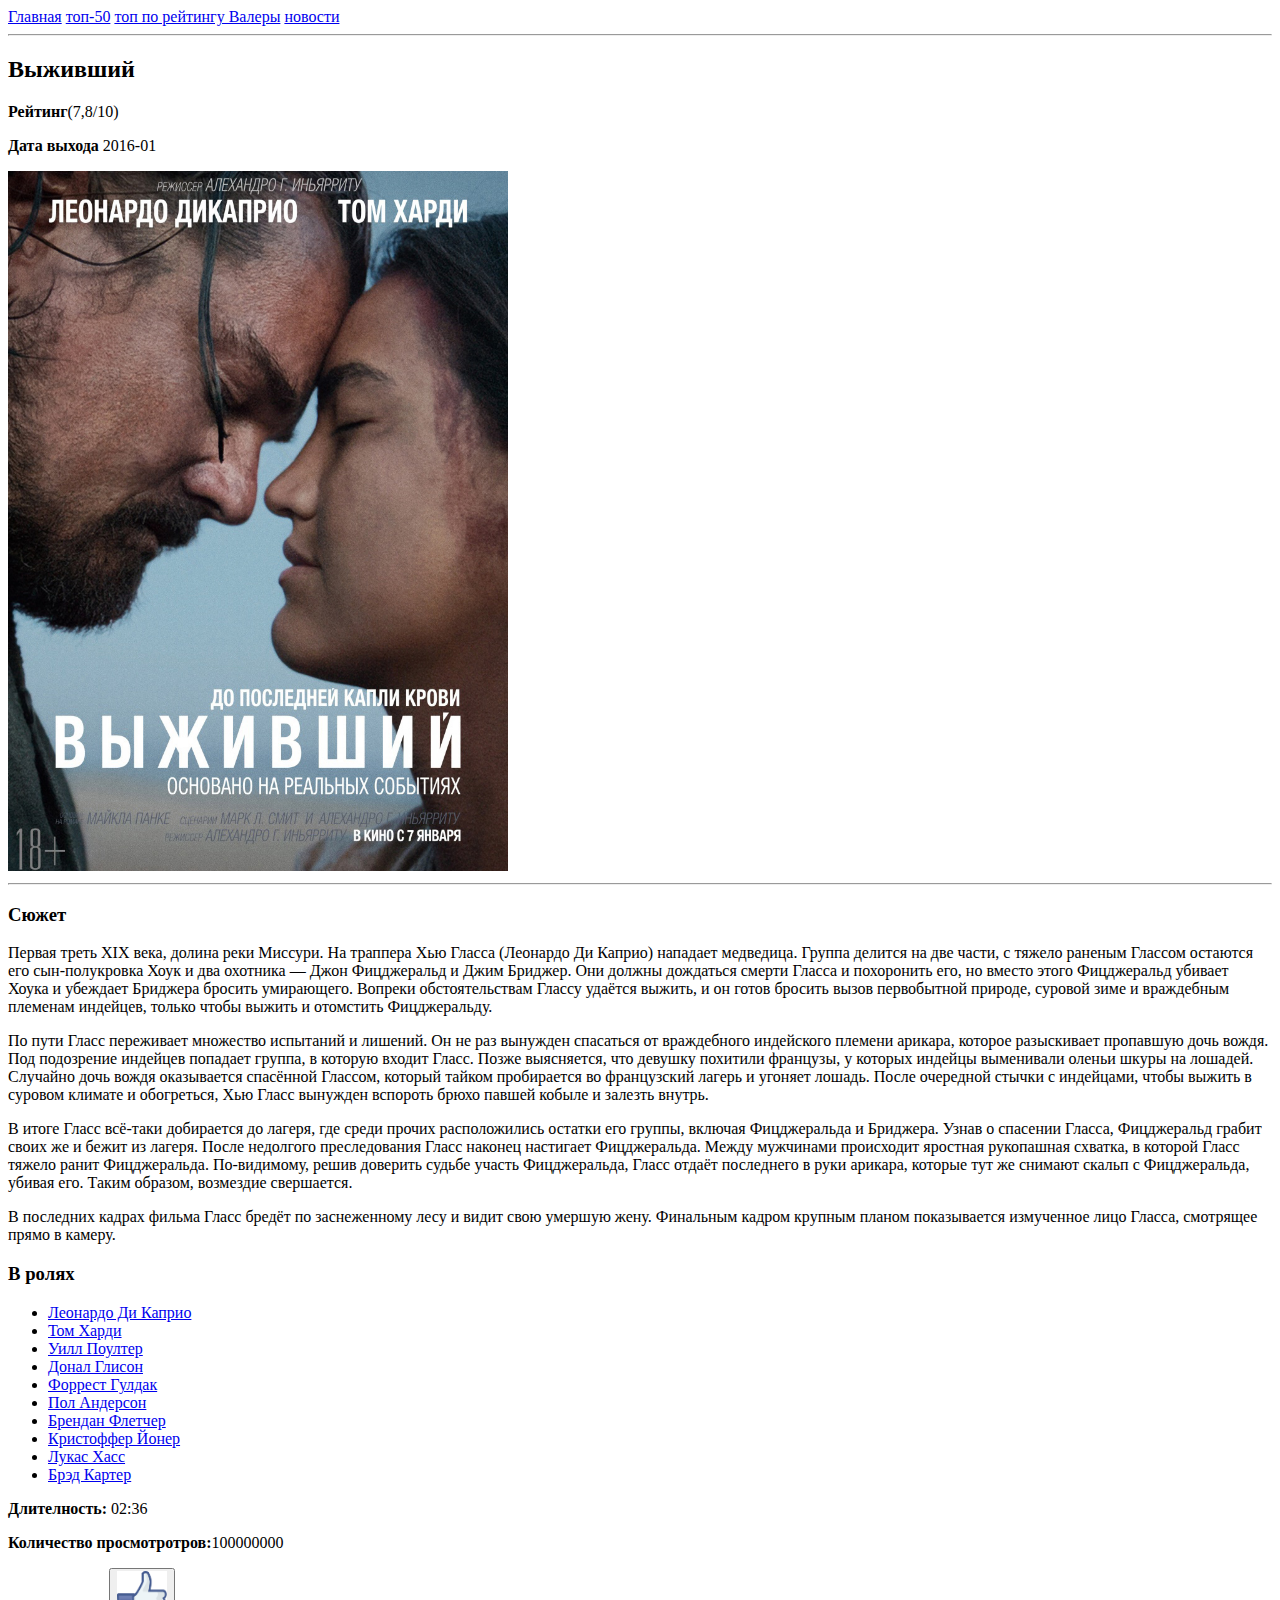
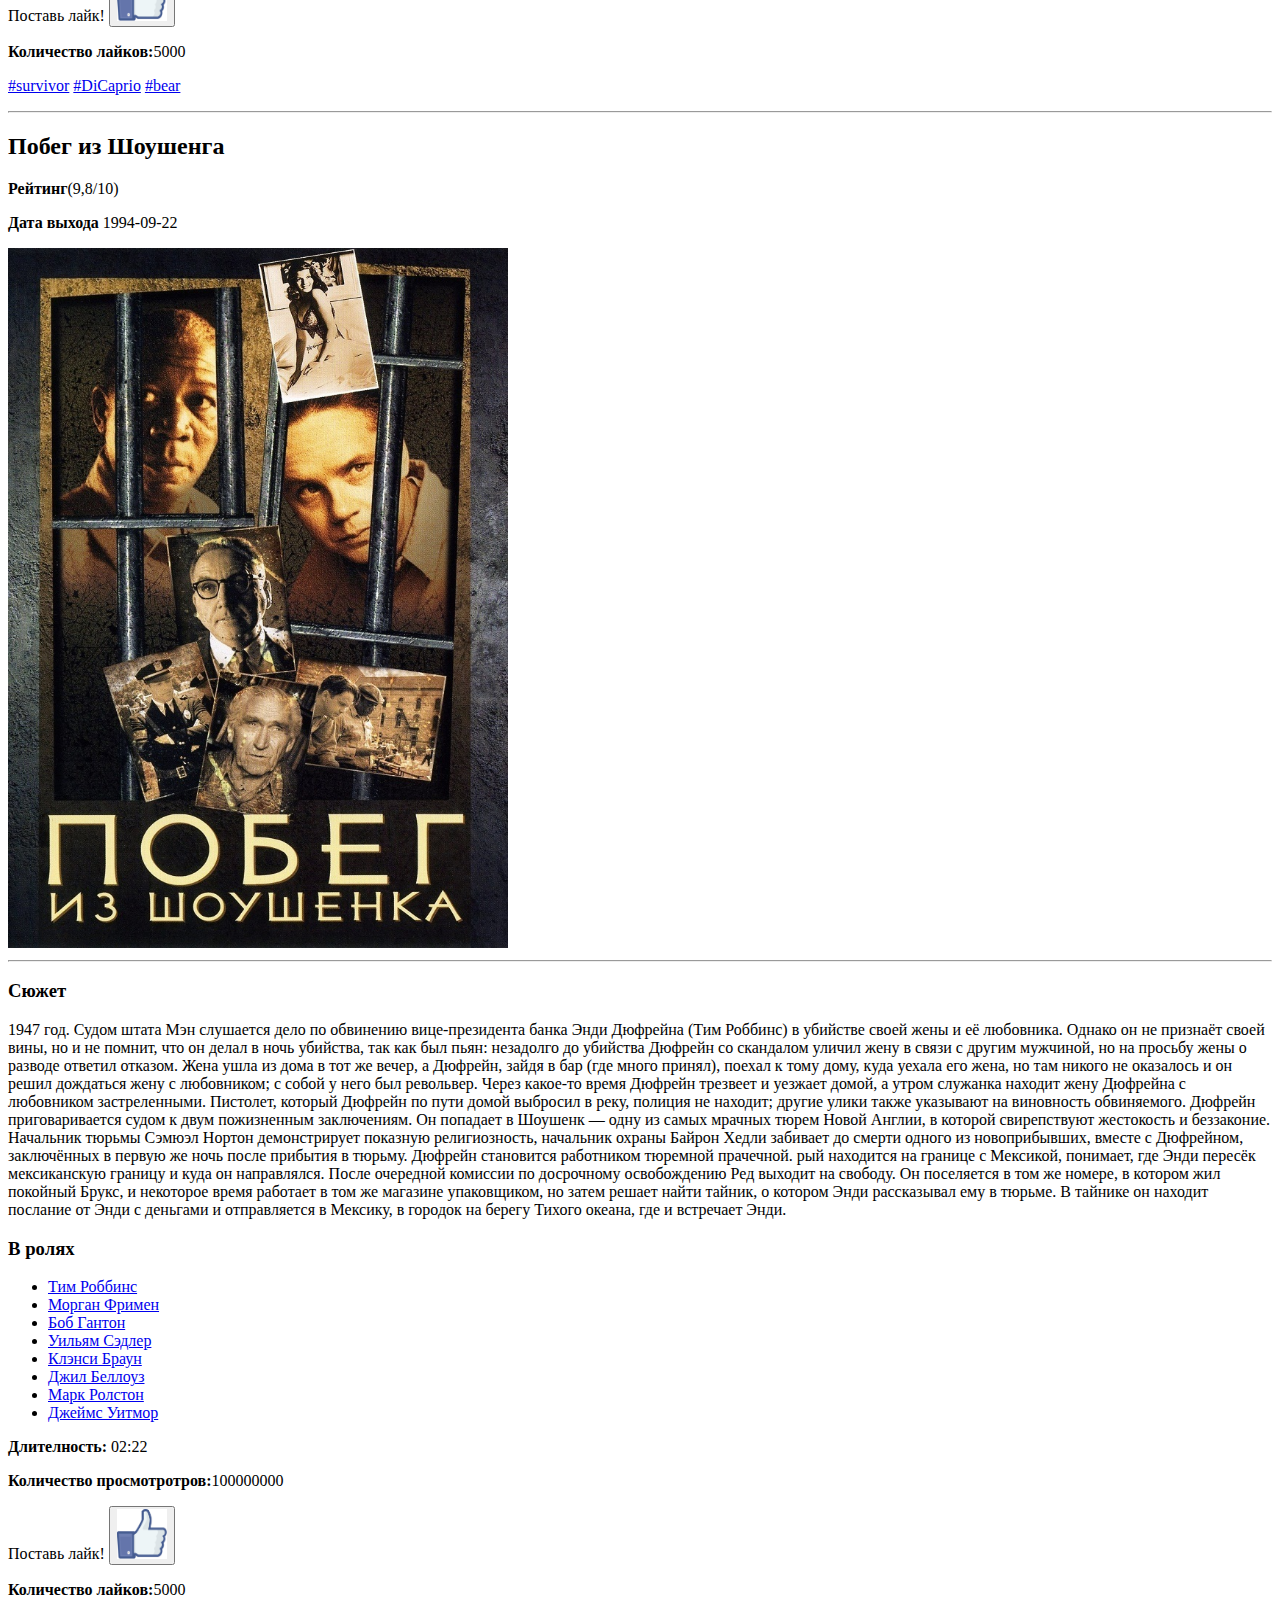
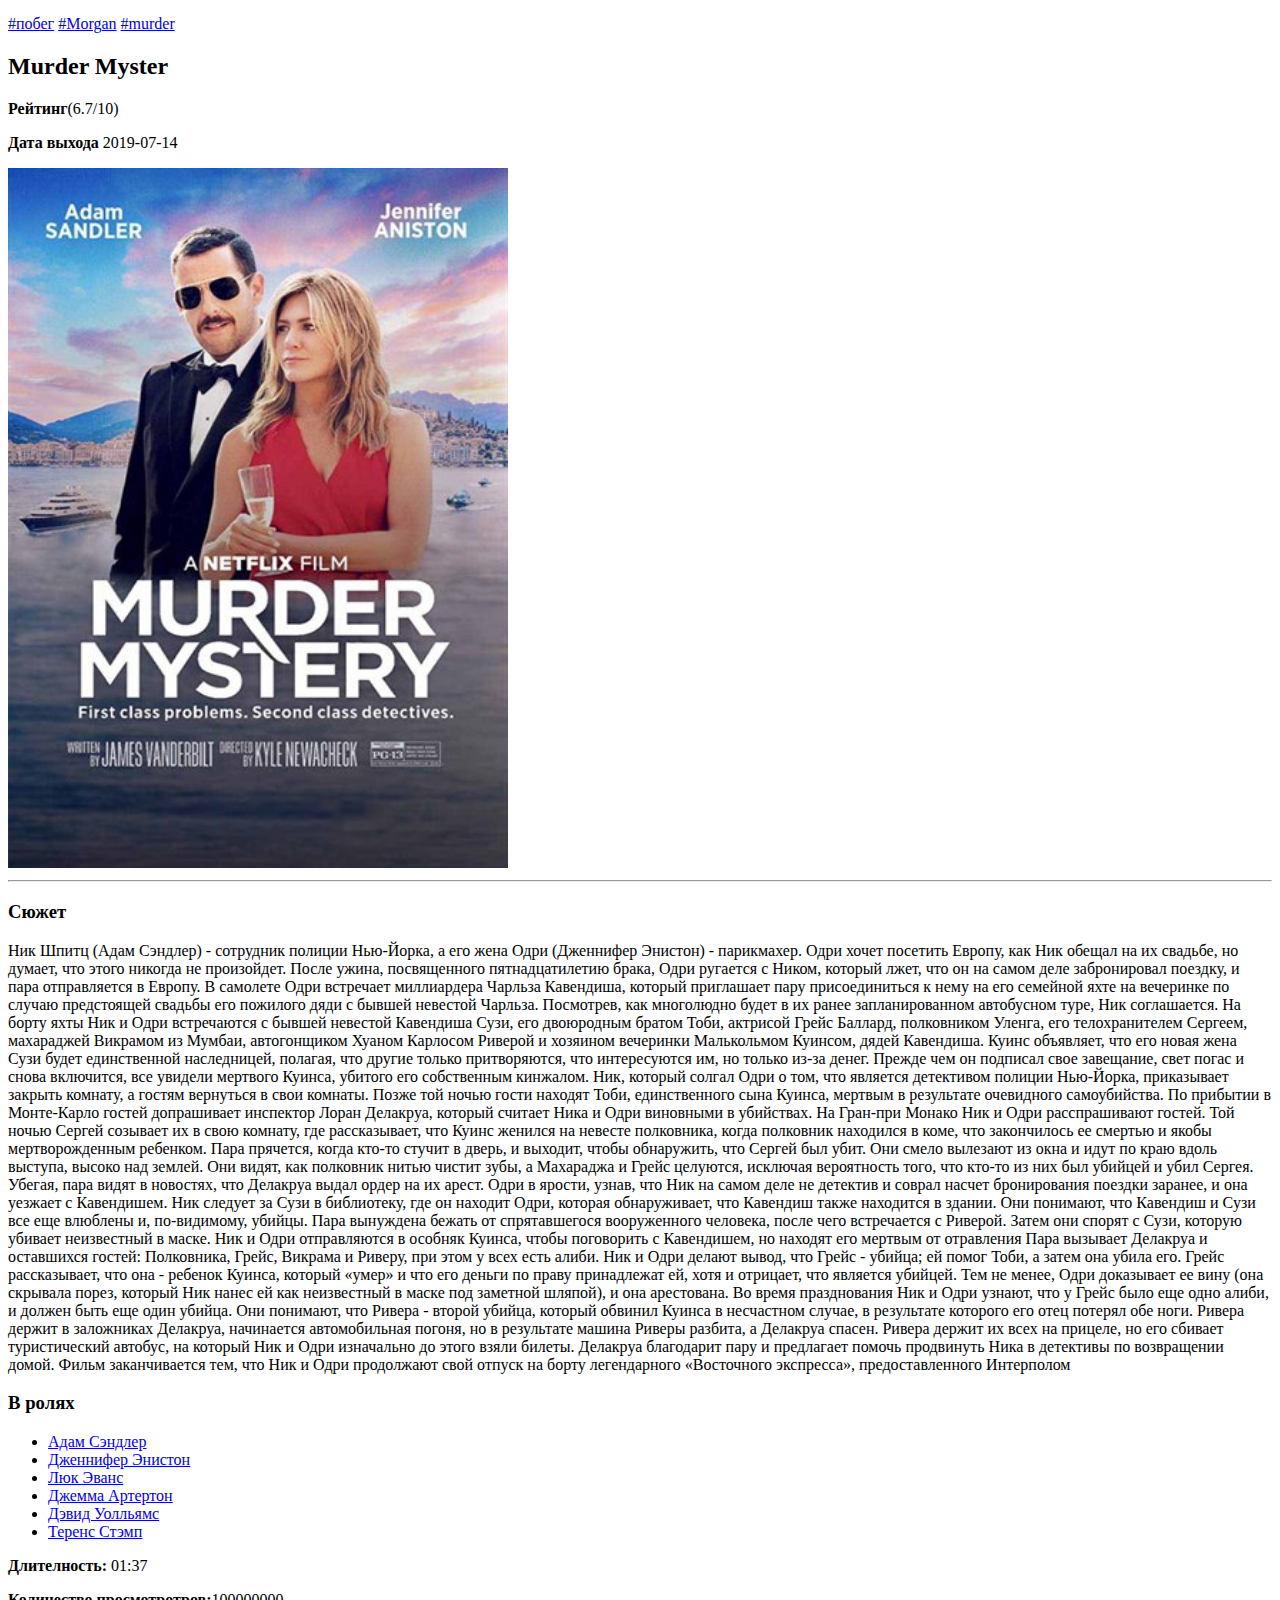
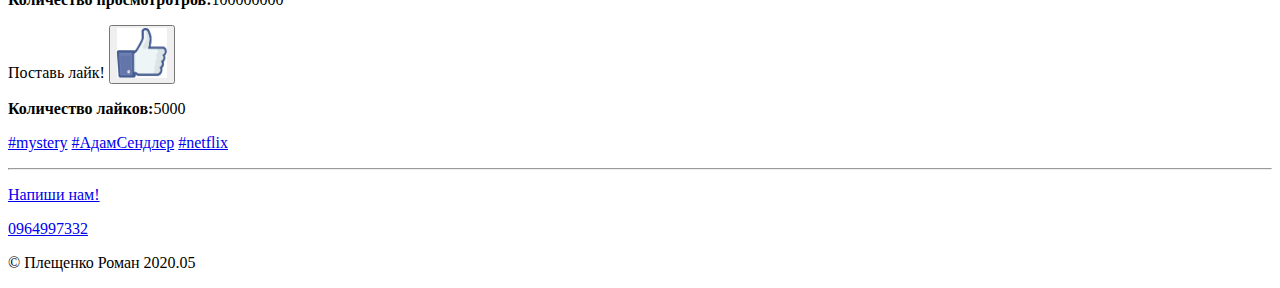
<file: Задание 2/index/index.html>
<!DOCTYPE html>
<html lang="ru">
<head>
    <meta charset="UTF-8">
    <title>Разработать html-страницу для сайта для фильмов.</title>
</head>
<body>
    <header>
        <nav>
            <a href="#">Главная</a>
            <a href="#">топ-50</a>
            <a href="#">топ по рейтингу Валеры</a>
            <a href="#">новости</a> 
        </nav>
    </header>
        <hr>
    <main>
        <section>
            <div>
                <h2>
                    Выживший
                </h2>
                <p>
                    <b>Рейтинг</b>(7,8/10)
                </p>
                <p>
                    <b> Дата выхода</b> 
                    <time datetime="2016-01">2016-01</time>
                </p>
                <img src="images/663.jpg" alt="Афиша фильма выживший" width="500" height="700">
                <hr>
                <h3>
                    Cюжет
                </h3>
                <p>
                    Первая треть XIX века, долина реки Миссури. На траппера Хью Гласса (Леонардо Ди Каприо) нападает медведица. Группа делится на две части, с тяжело раненым Глассом остаются его сын-полукровка Хоук и два охотника — Джон Фицджеральд и Джим Бриджер. Они должны дождаться смерти Гласса и похоронить его, но вместо этого Фицджеральд убивает Хоука и убеждает Бриджера бросить умирающего. Вопреки обстоятельствам Глассу удаётся выжить, и он готов бросить вызов первобытной природе, суровой зиме и враждебным племенам индейцев, только чтобы выжить и отомстить Фицджеральду.
                </p>
                <p>
                    По пути Гласс переживает множество испытаний и лишений. Он не раз вынужден спасаться от враждебного индейского племени арикара, которое разыскивает пропавшую дочь вождя. Под подозрение индейцев попадает группа, в которую входит Гласс. Позже выясняется, что девушку похитили французы, у которых индейцы выменивали оленьи шкуры на лошадей. Случайно дочь вождя оказывается спасённой Глассом, который тайком пробирается во французский лагерь и угоняет лошадь. После очередной стычки с индейцами, чтобы выжить в суровом климате и обогреться, Хью Гласс вынужден вспороть брюхо павшей кобыле и залезть внутрь.
                </p>
                <p>
                    В итоге Гласс всё-таки добирается до лагеря, где среди прочих расположились остатки его группы, включая Фицджеральда и Бриджера. Узнав о спасении Гласса, Фицджеральд грабит своих же и бежит из лагеря. После недолгого преследования Гласс наконец настигает Фицджеральда. Между мужчинами происходит яростная рукопашная схватка, в которой Гласс тяжело ранит Фицджеральда. По-видимому, решив доверить судьбе участь Фицджеральда, Гласс отдаёт последнего в руки арикара, которые тут же снимают скальп с Фицджеральда, убивая его. Таким образом, возмездие свершается.
                </p>
                <p>
                    В последних кадрах фильма Гласс бредёт по заснеженному лесу и видит свою умершую жену. Финальным кадром крупным планом показывается измученное лицо Гласса, смотрящее прямо в камеру.
                </p>
                <h3>В ролях</h3>
                <ul>
                    <li>
                        <a href="https://ru.wikipedia.org/wiki/Ди_Каприо,_Леонардо" target="_blank"> Леонардо Ди Каприо</a>
                    </li>
                    <li>
                        <a href="https://ru.wikipedia.org/wiki/Харди,_Том" target="_blank">Том Харди</a>
                    </li>
                    <li>
                        <a href="https://ru.wikipedia.org/wiki/Поултер,_Уилл" target="_blank">Уилл Поултер</a>
                    </li>
                    <li>
                        <a href="https://ru.wikipedia.org/wiki/Глисон,_Донал" target="_blank">Донал Глисон</a>
                    </li>
                    <li>
                        <a href="https://ru.wikipedia.org/wiki/Гудлак,_Форрест" target="_blank"> Форрест Гулдак</a>
                    </li>
                    <li>
                        <a href="https://ru.wikipedia.org/wiki/Андерсон,_Пол_(актёр)" target="_blank">Пол Андерсон</a>
                    </li>
                    <li>
                        <a href="https://ru.wikipedia.org/wiki/Флетчер,_Брендан" target="_blank">Брендан Флетчер</a>
                    </li>
                    <li>
                        <a href="https://ru.wikipedia.org/wiki/Йонер,_Кристоффер" target="_blank">Кристоффер Йонер</a>
                    </li>
                    <li>
                        <a href="https://ru.wikipedia.org/wiki/Хаас,_Лукас" target="_blank">Лукас Хасс </a>
                    </li>
                    <li>
                        <a href="https://en.wikipedia.org/wiki/Brad_Carter" target="_blank">Брэд Картер </a>
                    </li>
                </ul>
                <p>
                    <b> Длителность:</b>
                        <time datetime="02:36">02:36</time>
                </p>
                <p>
                    <b>Количество просмотротров:</b>100000000
                </p>    
                <div>
                    Поставь лайк!
                    <button> 
                        <img src="images/12.png " width="50" height="50">
                    </button>   
                <p>
                <b>Количество лайков:</b>5000
                </p>
                <p>
                    <a href="https://www.ivi.ru/collections/movies-survival" target="_blank" >#survivor</a>
                    <a href="https://www.ivi.ru/person/leonardo-dicapri" target="_blank"> #DiCaprio</a>
                    <a href="https://www.okino.ua/selection/filmy-pro-medvedej/" target="_blank">#bear</a>
                </p> 
            </div>
            <hr>
            <div>
                <h2>
                    Побег из Шоушенга
                </h2>
                <p>
                    <b>Рейтинг</b>(9,8/10)
                </p>
                <p>
                    <b>Дата выхода</b> 
                    <time datetime="1994-09-22">1994-09-22</time>
                </p>
                <img src="images/1076.jpg" alt="Афиша фильма Побег из Шоушенга" width="500" height="700">
                <hr>
                <h3>
                    Cюжет
                </h3>
                <p>
                    1947 год. Судом штата Мэн слушается дело по обвинению вице-президента банка Энди Дюфрейна (Тим Роббинс) в убийстве своей жены и её любовника. Однако он не признаёт своей вины, но и не помнит, что он делал в ночь убийства, так как был пьян: незадолго до убийства Дюфрейн со скандалом уличил жену в связи с другим мужчиной, но на просьбу жены о разводе ответил отказом. Жена ушла из дома в тот же вечер, а Дюфрейн, зайдя в бар (где много принял), поехал к тому дому, куда уехала его жена, но там никого не оказалось и он решил дождаться жену с любовником; с собой у него был револьвер. Через какое-то время Дюфрейн трезвеет и уезжает домой, а утром служанка находит жену Дюфрейна с любовником застреленными. Пистолет, который Дюфрейн по пути домой выбросил в реку, полиция не находит; другие улики также указывают на виновность обвиняемого.
                    Дюфрейн приговаривается судом к двум пожизненным заключениям. Он попадает в Шоушенк — одну из самых мрачных тюрем Новой Англии, в которой свирепствуют жестокость и беззаконие. Начальник тюрьмы Сэмюэл Нортон демонстрирует показную религиозность, начальник охраны Байрон Хедли забивает до смерти одного из новоприбывших, вместе с Дюфрейном, заключённых в первую же ночь после прибытия в тюрьму.
                    Дюфрейн становится работником тюремной прачечной. рый находится на границе с Мексикой, понимает, где Энди пересёк мексиканскую границу и куда он направлялся. После очередной комиссии по досрочному освобождению Ред выходит на свободу. Он поселяется в том же номере, в котором жил покойный Брукс, и некоторое время работает в том же магазине упаковщиком, но затем решает найти тайник, о котором Энди рассказывал ему в тюрьме. В тайнике он находит послание от Энди с деньгами и отправляется в Мексику, в городок на берегу Тихого океана, где и встречает Энди.
                </p>
                <h3>В ролях</h3>
                <ul>
                    <li>
                        <a href="https://ru.wikipedia.org/wiki/Роббинс,_Тим" target="_blank">Тим Роббинс</a>
                    </li>
                    <li>
                        <a href="https://ru.wikipedia.org/wiki/Фримен,_Морган" target="_blank">Морган Фримен</a>
                    </li>
                    <li>
                        <a href="https://ru.wikipedia.org/wiki/Гантон,_Боб" target="_blank">Боб Гантон</a>
                    </li>
                    <li>
                        <a href="https://ru.wikipedia.org/wiki/Сэдлер,_Уильям_(актёр)" target="_blank">Уильям Сэдлер</a>
                    </li>
                    <li>
                        <a href="https://ru.wikipedia.org/wiki/Браун,_Клэнси" target="_blank"> Клэнси Браун</a>
                    </li>
                    <li>
                        <a href="https://ru.wikipedia.org/wiki/Беллоуз,_Гил" target="_blank">Джил Беллоуз</a>
                    </li>
                    <li>
                        <a href="https://ru.wikipedia.org/wiki/Ролстон,_Марк" target="_blank">Марк Ролстон</a>
                    </li>
                    <li>
                        <a href="https://ru.wikipedia.org/wiki/Уитмор,_Джеймс" target="_blank">Джеймс Уитмор</a>
                    </li>
                </ul>
                <p>
                    <b> Длителность:</b>
                    <time datetime="02:22">02:22</time>
                </p>
                <p>
                    <b>Количество просмотротров:</b>100000000
                </p>    
                <div>
                    Поставь лайк!
                    <button> 
                        <img src="images/12.png " width="50" height="50">
                    </button>   
                </div>
                <p>
                <b>Количество лайков:</b>5000
                </p>
                <p>
                    <a href="https://www.ivi.ru/collections/movies-escape" target="_blank">#побег</a>
                    <a href="https://www.ivi.ru/collections/filmyi-s-morganom-frimanom">#Morgan</a>
                    <a href="#https://www.ivi.ru/collections/movies-murders-and-murderersr">#murder</a>
                </p>
            </div>
            <div>
                <h2>
                    Murder Myster
                </h2>
                <p>
                    <b>Рейтинг</b>(6.7/10)
                </p>
                <p>
                    <b>Дата выхода</b> 
                    <time datetime="2019-07-14">2019-07-14</time>
                </p>
                <img src="images/8555.jpg" alt="Афиша фильма Загадочное убийство" width="500" height="700">
                <hr>
                <h3>
                    Cюжет
                </h3>
                <p>
                    Ник Шпитц (Адам Сэндлер) - сотрудник полиции Нью-Йорка, а его жена Одри (Дженнифер Энистон) - парикмахер. Одри хочет посетить Европу, как Ник обещал на их свадьбе, но думает, что этого никогда не произойдет. После ужина, посвященного пятнадцатилетию брака, Одри ругается с Ником, который лжет, что он на самом деле забронировал поездку, и пара отправляется в Европу. В самолете Одри встречает миллиардера Чарльза Кавендиша, который приглашает пару присоединиться к нему на его семейной яхте на вечеринке по случаю предстоящей свадьбы его пожилого дяди с бывшей невестой Чарльза. Посмотрев, как многолюдно будет в их ранее запланированном автобусном туре, Ник соглашается.
                    На борту яхты Ник и Одри встречаются с бывшей невестой Кавендиша Сузи, его двоюродным братом Тоби, актрисой Грейс Баллард, полковником Уленга, его телохранителем Сергеем, махараджей Викрамом из Мумбаи, автогонщиком Хуаном Карлосом Риверой и хозяином вечеринки Малькольмом Куинсом, дядей Кавендиша. Куинс объявляет, что его новая жена Сузи будет единственной наследницей, полагая, что другие только притворяются, что интересуются им, но только из-за денег. Прежде чем он подписал свое завещание, свет погас и снова включится, все увидели мертвого Куинса, убитого его собственным кинжалом.
                    Ник, который солгал Одри о том, что является детективом полиции Нью-Йорка, приказывает закрыть комнату, а гостям вернуться в свои комнаты. Позже той ночью гости находят Тоби, единственного сына Куинса, мертвым в результате очевидного самоубийства. По прибытии в Монте-Карло гостей допрашивает инспектор Лоран Делакруа, который считает Ника и Одри виновными в убийствах.
                    На Гран-при Монако Ник и Одри расспрашивают гостей. Той ночью Сергей созывает их в свою комнату, где рассказывает, что Куинс женился на невесте полковника, когда полковник находился в коме, что закончилось ее смертью и якобы мертворожденным ребенком. Пара прячется, когда кто-то стучит в дверь, и выходит, чтобы обнаружить, что Сергей был убит. Они смело вылезают из окна и идут по краю вдоль выступа, высоко над землей. Они видят, как полковник нитью чистит зубы, а Махараджа и Грейс целуются, исключая вероятность того, что кто-то из них был убийцей и убил Сергея. Убегая, пара видят в новостях, что Делакруа выдал ордер на их арест. Одри в ярости, узнав, что Ник на самом деле не детектив и соврал насчет бронирования поездки заранее, и она уезжает с Кавендишем.
                    Ник следует за Сузи в библиотеку, где он находит Одри, которая обнаруживает, что Кавендиш также находится в здании. Они понимают, что Кавендиш и Сузи все еще влюблены и, по-видимому, убийцы. Пара вынуждена бежать от спрятавшегося вооруженного человека, после чего встречается с Риверой. Затем они спорят с Сузи, которую убивает неизвестный в маске. Ник и Одри отправляются в особняк Куинса, чтобы поговорить с Кавендишем, но находят его мертвым от отравления
                    Пара вызывает Делакруа и оставшихся гостей: Полковника, Грейс, Викрама и Риверу, при этом у всех есть алиби. Ник и Одри делают вывод, что Грейс - убийца; ей помог Тоби, а затем она убила его. Грейс рассказывает, что она - ребенок Куинса, который «умер» и что его деньги по праву принадлежат ей, хотя и отрицает, что является убийцей. Тем не менее, Одри доказывает ее вину (она скрывала порез, который Ник нанес ей как неизвестный в маске под заметной шляпой), и она арестована.
                    Во время празднования Ник и Одри узнают, что у Грейс было еще одно алиби, и должен быть еще один убийца. Они понимают, что Ривера - второй убийца, который обвинил Куинса в несчастном случае, в результате которого его отец потерял обе ноги. Ривера держит в заложниках Делакруа, начинается автомобильная погоня, но в результате машина Риверы разбита, а Делакруа спасен. Ривера держит их всех на прицеле, но его сбивает туристический автобус, на который Ник и Одри изначально до этого взяли билеты.
                    Делакруа благодарит пару и предлагает помочь продвинуть Ника в детективы по возвращении домой. Фильм заканчивается тем, что Ник и Одри продолжают свой отпуск на борту легендарного «Восточного экспресса», предоставленного Интерполом
                </p>
            
                <h3>В ролях</h3>
                <ul>
                    <li>
                        <a href="https://ru.wikipedia.org/wiki/Сэндлер,_Адам" target="_blank">Адам Сэндлер</a>
                    </li>
                    <li>
                        <a href="https://ru.wikipedia.org/wiki/Энистон,_Дженнифер" target="_blank">Дженнифер Энистон</a>
                    </li>
                    <li>
                        <a href="https://ru.wikipedia.org/wiki/Эванс,_Люк" target="_blank">Люк Эванс</a>
                    </li>
                    <li>
                        <a href="https://ru.wikipedia.org/wiki/Артертон,_Джемма" target="_blank">Джемма Артертон</a>
                    </li>
                    <li>
                        <a href="https://ru.wikipedia.org/wiki/Уолльямс,_Дэвид" target="_blank">Дэвид Уолльямс</a>
                    </li>
                    <li>
                        <a href="https://ru.wikipedia.org/wiki/Стэмп,_Теренс" target="_blank">Теренс Стэмп</a>
                    </li>
                </ul>
                <p> 
                    <b> Длителность:</b>
                        <time datetime="01:37">01:37</time>
                </p>
                <p>
                    <b>Количество просмотротров:</b>100000000
                </p>    
                <div>
                    Поставь лайк!
                    <button> 
                        <img src="images/12.png " width="50" height="50">
                    </button>   
                </div>
                <p>
                <b>Количество лайков:</b>5000
                </p>
                <p>
                    <a href="https://www.ivi.ru/collections/movies-quiz" target="_blank"> #mystery</a>
                    <a href="https://www.ivi.ru/collections/movies-adam-sendler" target="_blank">#АдамСендлер</a>
                    <a href="https://www.kp.ru/putevoditel/serialy/netflix/" target="_blank">#netflix</a>
                </p>
            </div>
        </section>
    </main>
        <hr>
    <footer >
        <section>
            <p> 
                <a href="mailto:romaple28@gmail.com">Напиши нам! </a>
            </p>
            <p>
                <a href="tel:0964997332">0964997332</a>
            </p>
            <p>
                &copy Плещенко Роман 2020.05
            </p>
        </section>
    </footer>
</body>
</html>
</file>
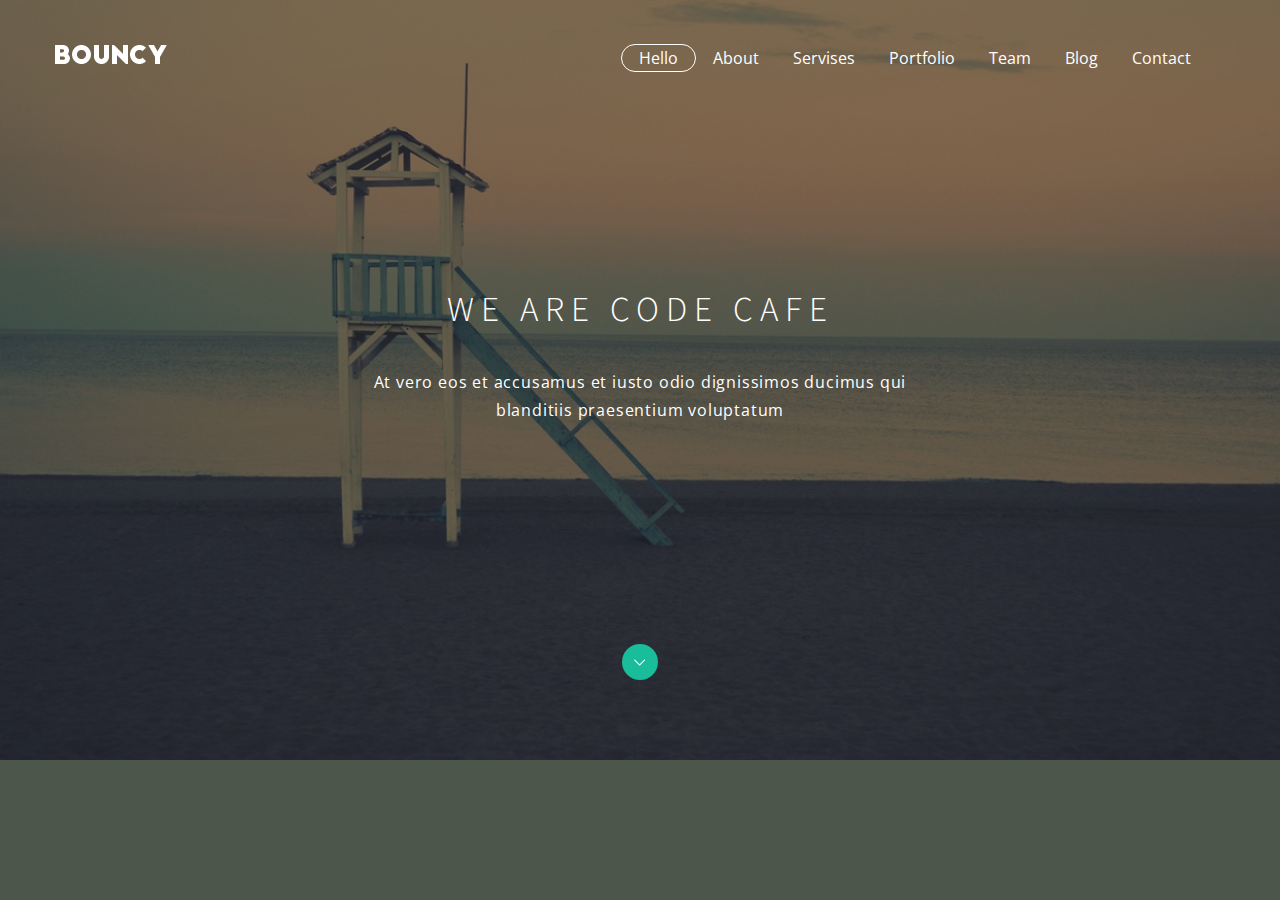
<file: Задание 7/index/index.html>
<!DOCTYPE html>
<html lang="en">
<head>
    <meta charset="UTF-8">
    <meta name="viewport" content="width=device-width, initial-scale=1.0">
    <link href="https://fonts.googleapis.com/css2?family=Open+Sans&display=swap" rel="stylesheet">
    <link href="https://fonts.googleapis.com/css2?family=Source+Sans+Pro&display=swap" rel="stylesheet">
    <link href="normalize.css" rel="stylesheet">
    <link href="style.css" rel="stylesheet">
    <title>Document</title>
</head>
<body>
    <section class="main-menu">
        <div class="content-menu">
            <header class="header">
                <a href="#" class="logo">
                    <img src="./images/logo.png" alt="Логотип" width="112" height="19"> 
                </a>
                <nav class="navigation">
                    <a href="#" class="link-navigation action-link">
                        hello
                    </a>
                    <a href="#" class="link-navigation">
                        about
                    </a>
                    <a href="#" class="link-navigation">
                        servises
                    </a>
                    <a href="#" class="link-navigation">
                        portfolio</a>
                    <a href="#" class="link-navigation">team

                    </a>
                    <a href="#" class="link-navigation">
                        blog
                    </a>
                    <a href="#" class="link-navigation">
                        contact
                    </a>
                </nav>
            </header>
            <div class="content">
                <h1 class="title">
                    we are code cafe
                </h1>
                <p class="text">
                    At vero eos et accusamus et iusto odio dignissimos ducimus qui blanditiis praesentium voluptatum
                </p>
            </div>
            <div class="button">
                <button class="arrow-button"></button>
            </div>
        </div>
    </section>
</body>
</html>
</file>
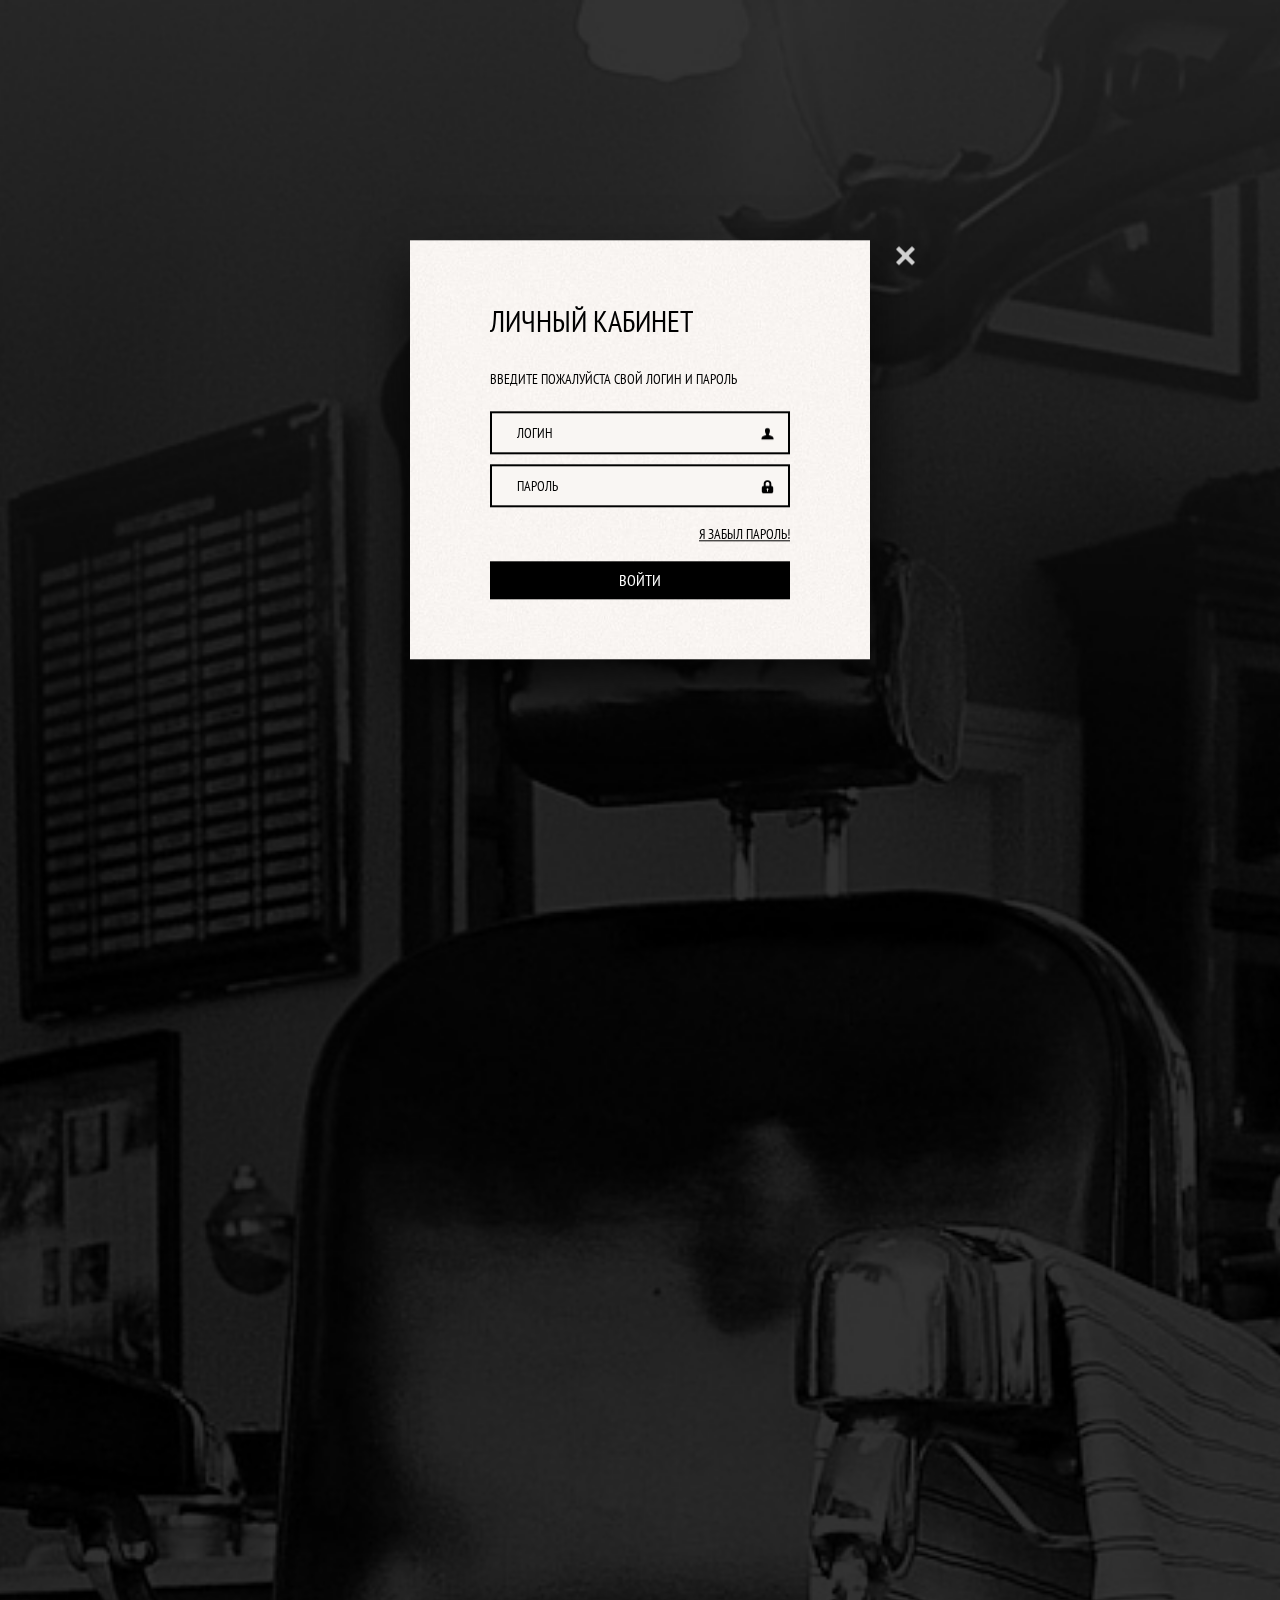
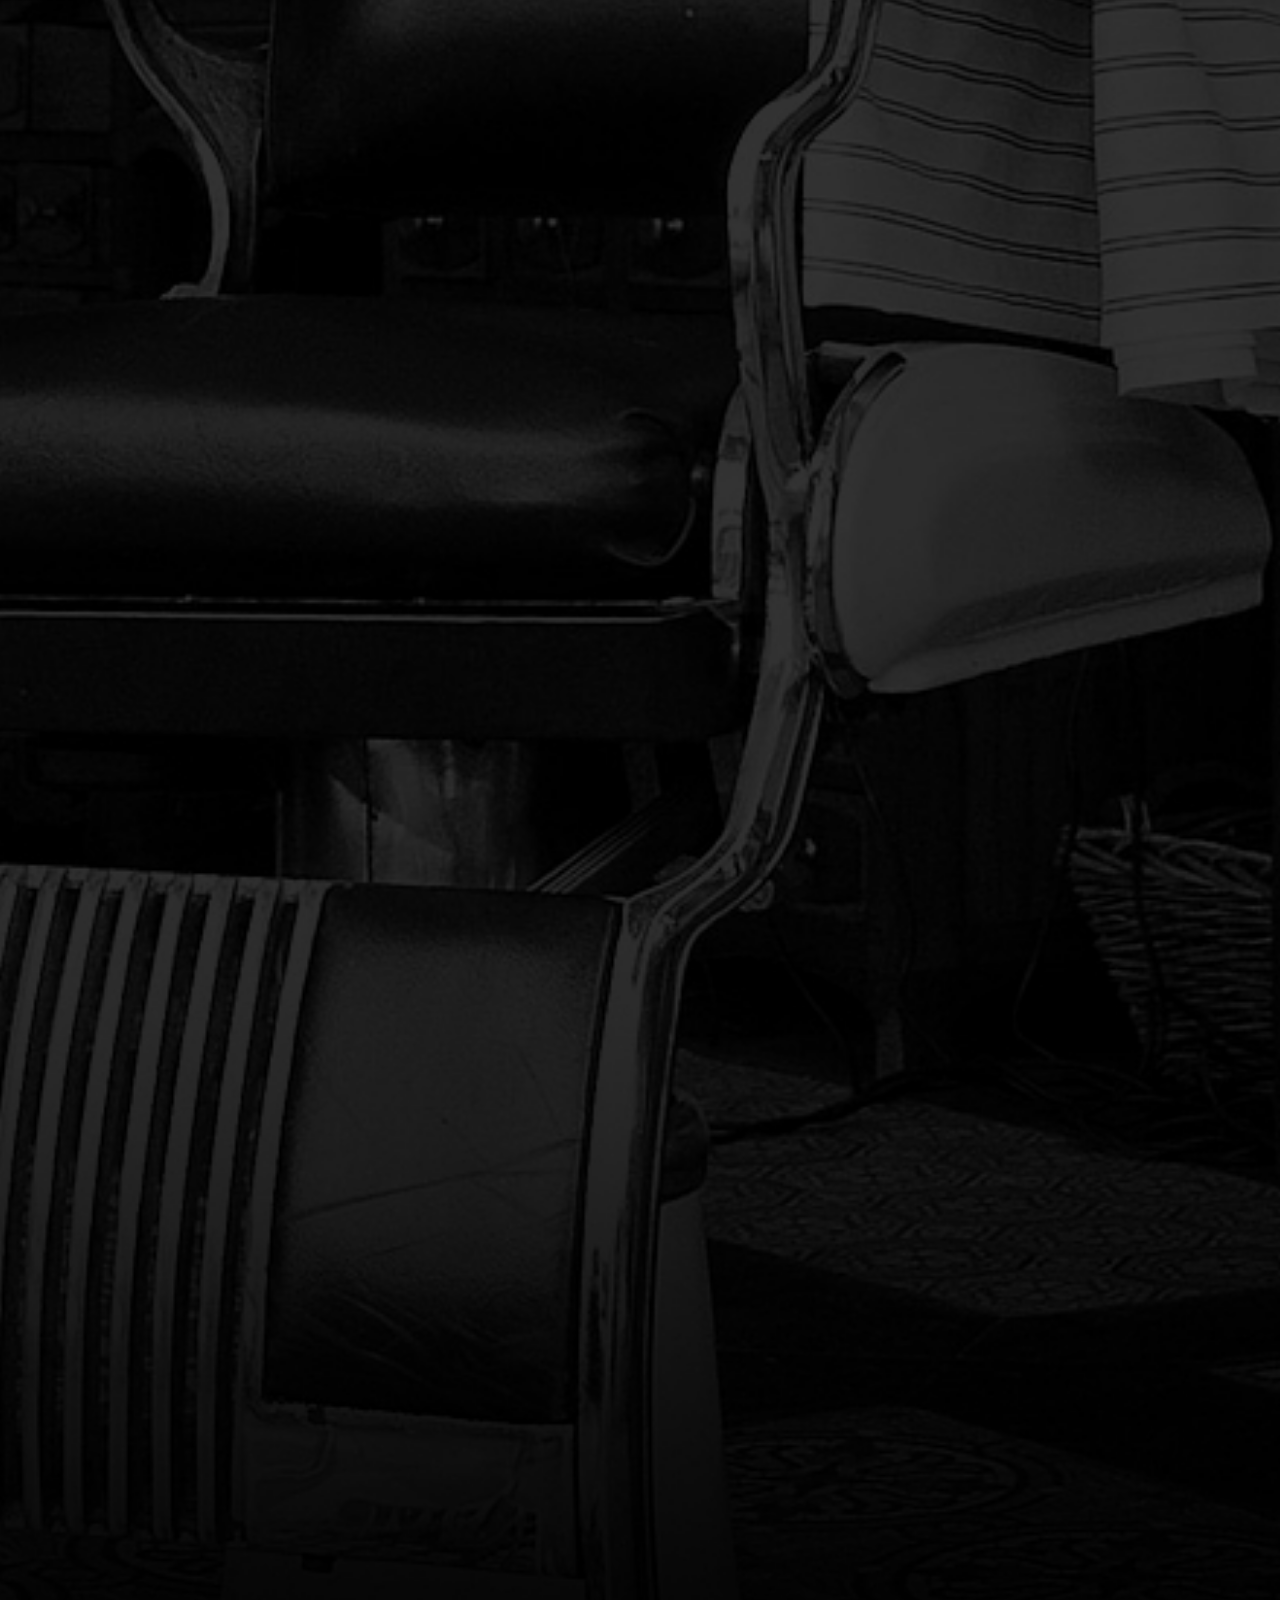
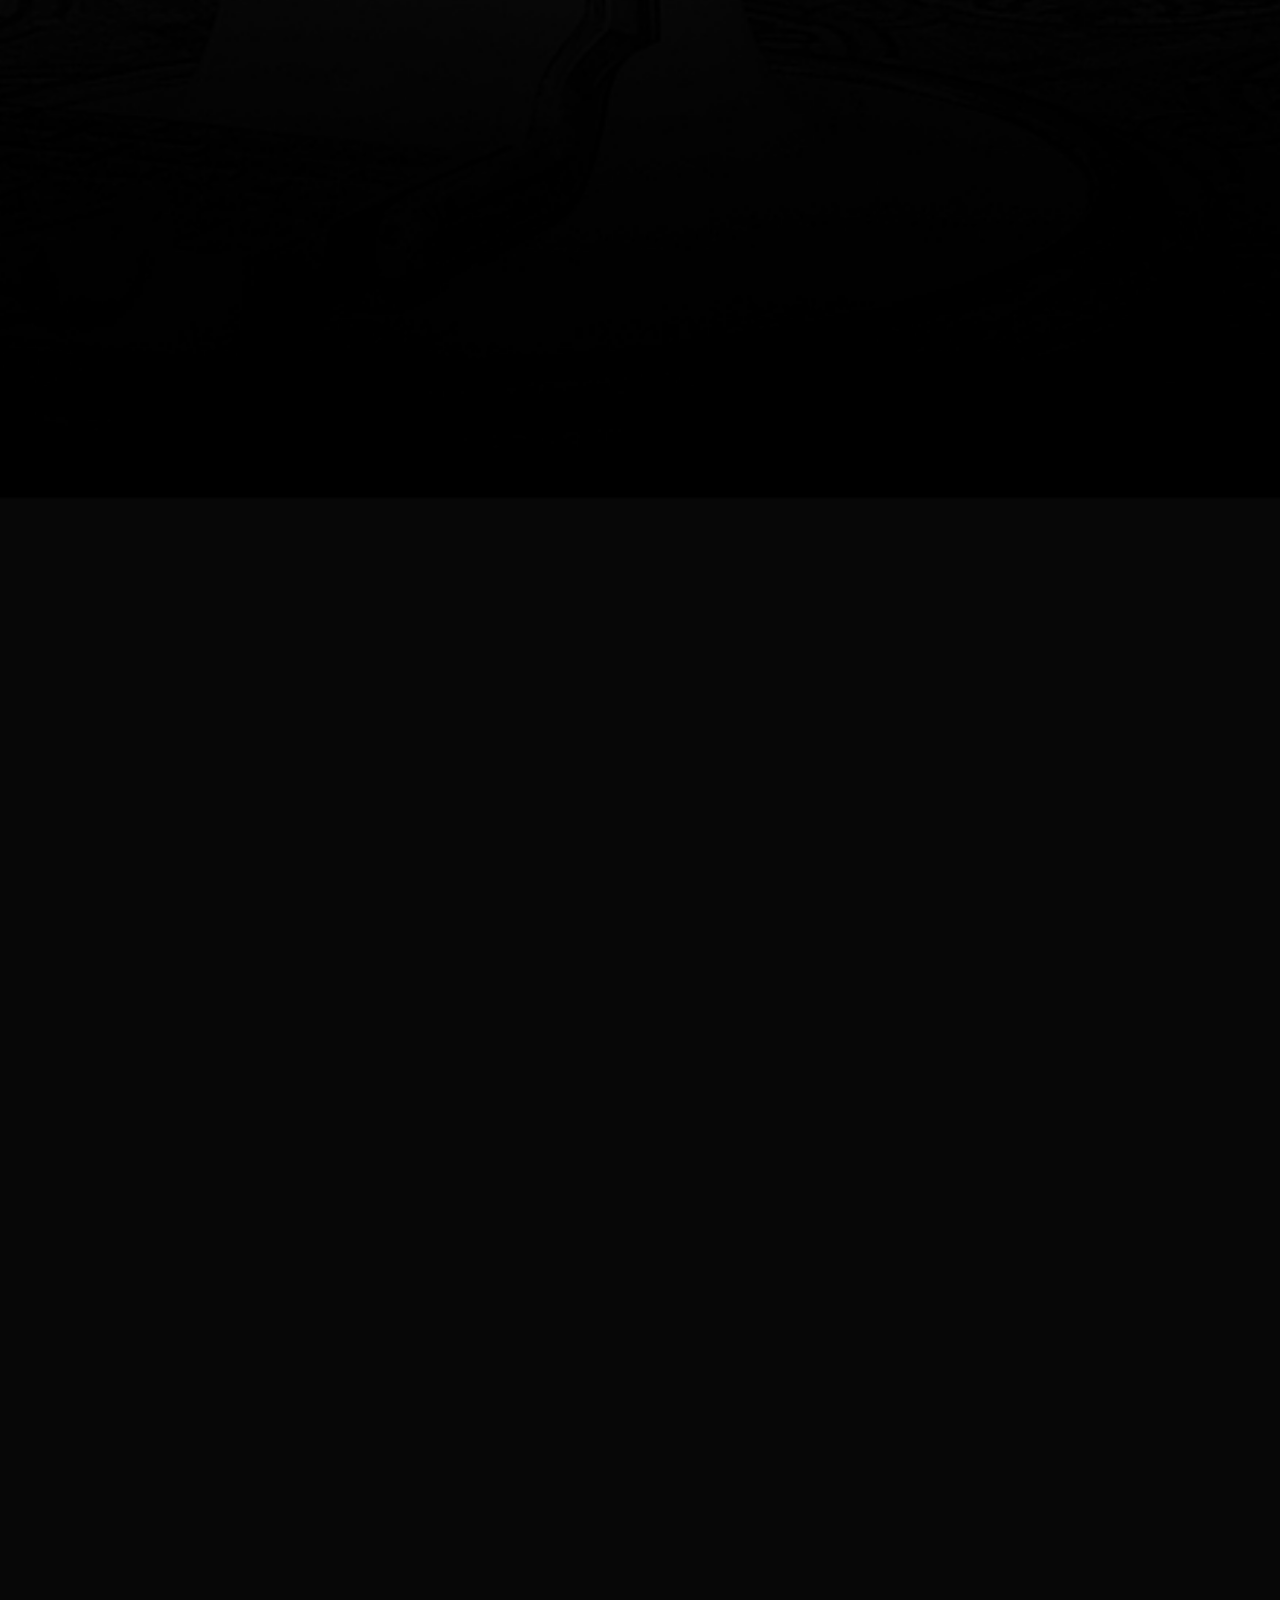
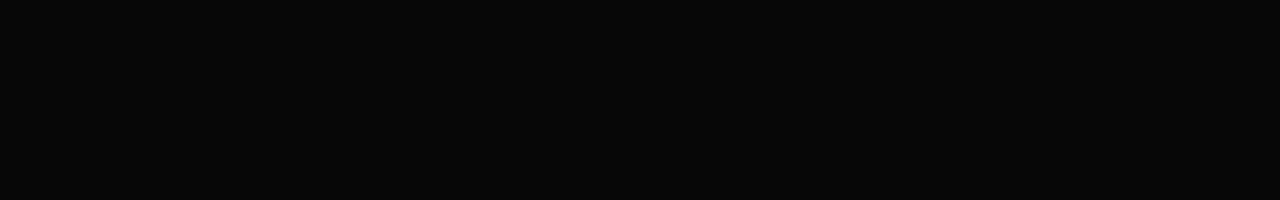
<file: Задание 9/index/index.html>
<!DOCTYPE html>
<html lang="eu">
<head>
    <meta charset="UTF-8">
    <meta name="viewport" content="width=device-width, initial-scale=1.0">
    <link href="https://fonts.googleapis.com/css2?family=PT+Sans+Narrow:wght@700&display=swap" rel="stylesheet">
    <link href="normalize.css" rel="stylesheet">
    <link href="style.css" rel="stylesheet">
    <title>Document</title>
</head>
<body>
    <section class="form" >  
        <div сlass="wrapper">
            <h1 class="title">ЛИЧНЫЙ КАБИНЕТ</h1>
            <p class="text">ВВедите пожалуйста свой логин и пароль</p>
            <form name="form" action="https://fom.in.ua/echo" class="input-form">
                <div class="login logo">
                    <input type="text" name="text" class="text data-input user-logo" placeholder="логин" required>  
                </div>
                <div class="password logo">
                    <input type="password" name="password" class="text data-input" placeholder="пароль" required>
                </div>
                <div class="position-restore-password">
                    <a class="restore-password" href="#">я забыл пароль!</a>
                </div>
                <button class="input-buttom">войти</button>
            </form>
            <button class="exite"></button>
        </div>
    </section>
</body>
</html>
</file>
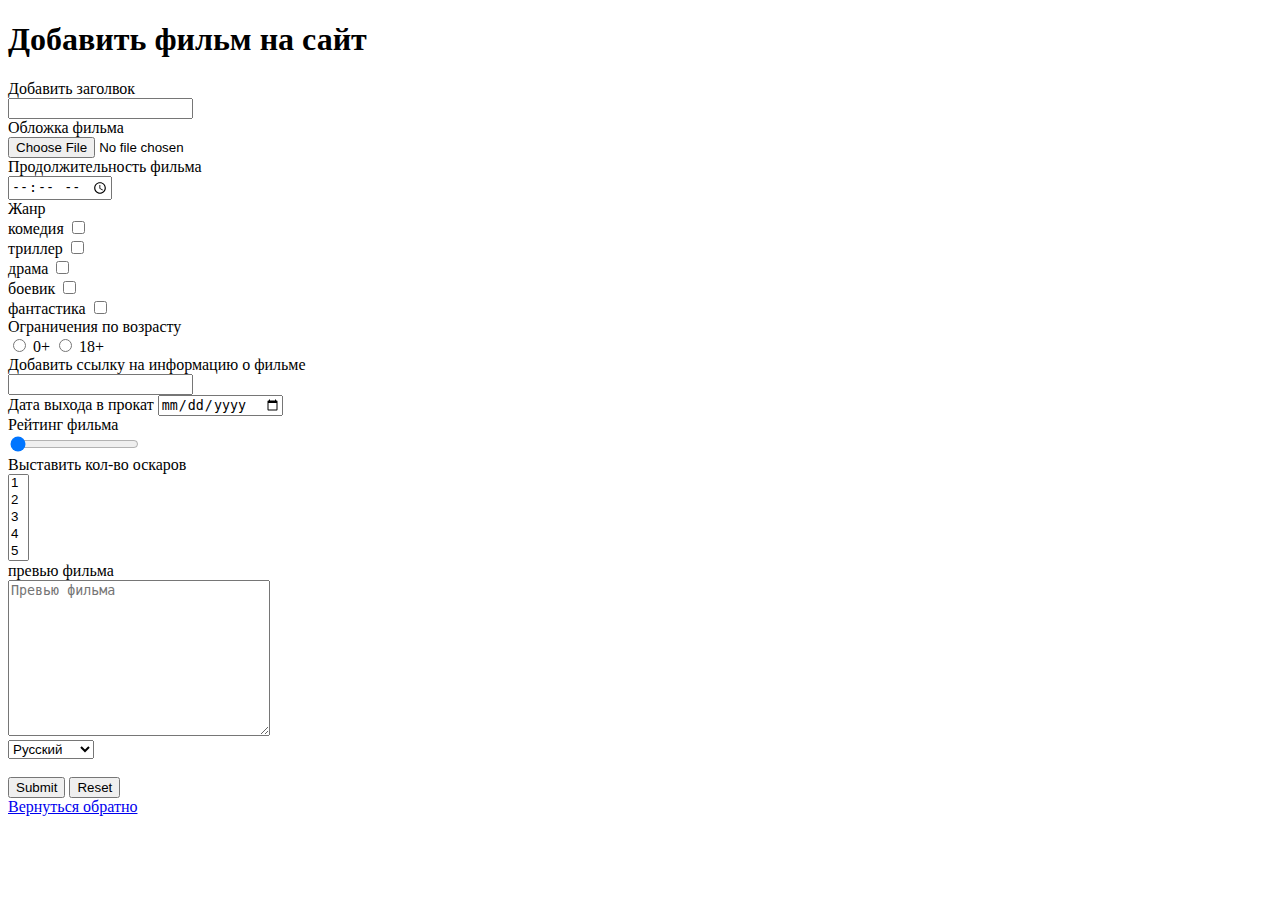
<file: Задание 5/index/page1.html>
<!DOCTYPE html>
<html lang="ru">
<head>
    <meta charset="UTF-8">
    <title>Form</title>
</head>
<body>
    <form action="https://fom.in.ua/echo" name="Film">
        <h1>Добавить фильм на сайт</h1>
        <label for="heading">
             Добавить заголвок
        </label><br>
        <input type="text" name="heading" id="heading" required><br>
        <label  for="filefilm">
             Обложка фильма 
        </label><br>
        <input type="file" name="file" id="filefilm"><br>
        <label for="timefilm">
            Продолжительность фильма
        </label><br>
        <input type="time" name="timefilm" id="timefilm"><br>
        <span>
             Жанр
        </span><br>
        <label for="comedy">
            комедия
        </label>
        <input type="checkbox" name="ganre" value="comedy" id="comedy"><br>
        <label for="=thriller">
            триллер
        </label>
        <input type="checkbox" name="ganre" value="thriller" id="thriller"><br>
        <label for="drama">
            драма
        </label>
        <input type="checkbox" name="ganre" value="drama" id="drama"><br>
        <label for="action">
            боевик
        </label>
        <input type="checkbox" name="ganre" value="action" id="action"><br>
        <label for="fantasy">
            фантастика
        </label>
        <input type="checkbox" name="ganre" value="fantasy" id="fantasy"><br>
        <span>
                Ограничения по возрасту 
        </span><br>
        <input type="radio" name="age" value="0" id="0">
        <label for="0">
            0+
        </label>
        <input type="radio" name="age" value="18" id="18">
        <label for="18">
            18+
        </label><br>
        <label for="url">
            Добавить ссылку на информацию о фильме
        </label><br>
        <input type="url" name="url" id="url"><br>
        <label for="date">
            Дата выхода в прокат
        </label>
        <input type="date" name="date" value="date" id="date"><br>
        <label for="rating">
            Рейтинг фильма
        </label><br>
        <input type="range" name="rating" id="rating" value="0" min="0" max="10" step="1"><br>
        <label for="oscar">
            Выставить кол-во оскаров
        </label><br>
        <select name="oskar" size="5" id="oscar">
            <option>1</option>
            <option>2</option>
            <option>3</option>
            <option>4</option>
            <option>5</option>
            <option>6</option>
            <option>7</option>
            <option>8</option>
            <option>9</option>
            <option>10</option>
        </select><br>
        <label for="preview">
            превью фильма
        </label><br>
        <textarea placeholder="Превью фильма" cols="30" rows="10" id="preview" required></textarea><br>
        <select name="lang"> 
            <option value="ru">Русский</option>
            <option value="en">Англиский</option>
            <option value="de">Немецкий</option>
        </select><br>
        <input type="datetime" name="today" value="09.05.20" hidden><br>
        <input type="submit">
        <input type="reset"><br>
        <a href="index.html">Вернуться обратно</a>
    </form>
</body>
</html>
</file>
<file: style.css>
* {
    box-sizing: border-box;

}
body {
    font-family: 'Roboto', sans-serif;
    background-color: #fff;
}
.promo {
    padding-top: 50px;
}
.wrapper {
    width: 1170px;
    margin: 0px auto;
}
.header {
    display: flex;
    justify-content: space-between;
}
.navigation-link {
    color: #000;
}
.way {
    padding-top: 60px;
}
.link {
    font-weight: 500;
    text-decoration: none;
    font-size: 16px;
    line-height: 24px;
    color: #000;
}
.way-link {
    font-size: 14px;
    line-height: 16px;
    text-transform: capitalize;
    color: #BDB9B5;
    margin-right: 10px;
}
.arrow {
    margin-right: 10px;
}
.way-link:last-child {
    color: #444240;
    margin-right: 0px;
}
nav > .navigation-link:not(:last-child) {
    margin-right: 60px;
}
.navigation-link:hover {
    color: #A69876;
}
.vector-link {
    text-decoration: none;
}
div > .vector-link:not(:last-child) {
    margin-right: 15px;
}
.like {
    position: relative;
}
.like-sco {
    position: absolute;
    width: 13px;
    height: 13px;
    top: -7px;
    right: -1px ;
    background: #E6C8B4;
    border-radius: 50%;
    font-style: normal;
    font-weight: normal;
    font-size: 10px;
    line-height: 9px;
    text-align: center;
    color: #000;
    padding-top: 2px;
}
.wristwatch {
    margin-top: 50px;
    display: flex;
    justify-content: space-between;
}
.wristwatch-foto {
    width: 550px;
}
.watch-card {
    text-align: center;
    position: relative;
}
.watch-foto-one {
    width:  420px;
    height: 520px;
}
.button {
    position: absolute;
    border: transparent;
    background-color: #fff;
    background-image: url('./images/arrow.png');
    background-position: center;
    background-repeat: no-repeat;
    height: 40px;
    width: 20px;
    top: 50%;
    bottom: 50%;
    cursor: pointer;
    transform: translateY(-50%);
}
.button-left-position-watch-card {
    left: 0;
}
.button-left-position-watch-card {
    right: 0;
}
.button-right {
    transform: rotate(180deg);
}
.title { 
    font-style: normal;
    font-weight: bold;
    font-size: 24px;
    line-height: 37px;
    letter-spacing: 0.05em;
    color: #444240;
    text-transform: uppercase;
    margin: 0px;
}
.title-wristwatch-information {
    padding-bottom: 10px;
}
.title-prise {
    color: #686868;
    margin: 0px;
    padding-top: 20px;
    font-family: Roboto;
    font-style: normal;
    font-weight: normal;
    font-size: 24px;
    line-height: 28px;
}
.card-foto {
    position: relative;
    width: 120px;
    height: 120px;
    background-position: center;
    background-repeat: no-repeat;
}
.card-foto-one {
    background-image: url("./images/watches-2.png");
}
.card-foto-two {
    background-image: url("./images/watches-3.png"); 
}
.card-foto-three {
    background-image: url("./images/watches-4.png"); 
}
.card-foto-four {
    background-image: url("./images/watches-5.png"); 
}
.writstwatch-all-foto {
    display: flex;
    justify-content: space-between;
}
.disable {
    background-color:rgba(64, 64, 64,0.4);
    position: absolute;
    top: 0;
    bottom: 0;
    left: 0;
    right: 0;
}
.wristwatch-information { 
   padding: 40px 50px;
   width: 550px;
   background-color: #FDFDFB;
}
.text-information-watch {
    margin-top: 0px;
    font-style: normal;
    font-weight: 300;
    font-size: 14px;
    line-height: 23px;
    color: #000000;
}
.wristwatch-information-card-link {
    padding-top: 30px;
}
.wristwatch-information-link {
    margin-right: 40px;
}
.wristwatch-information-link:last-child {
    margin-right: 0px;
}
.content-watch {
    margin-top: 30px;
}
.description-link {
    padding-bottom: 10px;
    border-bottom: 1px solid #C4C0B6;
}
.btn-watch-information {
    margin-top: 60px;
    text-transform: uppercase;
    color: #fff;
    background-color: #000000;
    border: none;
    width: 185px;
    height: 60px;
    text-align: center;
}
.title-viewed {
    margin: 0px;
    font-family: 'Playfair Display', serif;
    font-size: 32px;
    line-height: 43px;
    color: #1B1A17;
}
.title-viewed-card {
    font-style: normal;
    font-weight: bold;
    font-size: 14px;
    line-height: 21px;
    letter-spacing: 0.05em;
    color: #444240;
}
.prise {
    font-style: normal;
    font-weight: normal;
    font-size: 14px;
    line-height: 16px;
    color: #636261;
}
.viewed {
    padding-top: 80px;
}
.viewed-card {
    position: relative;
    margin-top: 50px;
    display: flex;
    justify-content: space-between;
}
.viewed-card-one {
    background-image: url("./images/watch1.png");
}
.viewed-card-two {
    background-image: url("./images/watch2.png");
}
.viewed-card-three {
    background-image: url("./images/watch3.png");
}
.cart {
    position: absolute;
    top: 0px;
    right: 0px;
}
.link-card {
    display: block;
    width: 359px;
    height: 399px;
}
.card-information-viewed {
    position: relative;
    width: 360px;
    height: 400px;
    background-position: center;
    background-repeat: no-repeat;
    text-decoration: none;
}
.viewed-button-position-left {
    left: -15px;
}
.viewed-button-position-right {
    right: -15px;
}
body footer {
    background-color: #444240;
}
.footer {
    display: flex;
    justify-content: space-between;
}
li {
    list-style-type: none;
}
ul {
    padding-left: 0;
}
.content-footer {
    padding: 60px 0px;
    font-size: 12px;
    line-height: 25px;
}
.title-footer {
    font-family: 'Roboto', sans-serif;
    font-weight: bold;
    font-size: 14px;
    line-height: px;
    letter-spacing: 0.07em;
    text-transform: uppercase;
    color: #FFFFFF;
    margin: 0px;
}
.footer-link {
    font-family: 'Roboto', sans-serif;
    color: rgba(255, 255, 255, 0.75);
    font-size: 12px;
    line-height: 25px;
    font-style: normal;
    font-weight: normal;
}
</file>
<file: Задание 10/index/style.css>
* {
    box-sizing: border-box;
}
.promo {
    background-image: url('./images/bg-image.png');
    background-color: #6b1e17;
    background-position: center;
    padding-top: 40px;
    background-repeat: no-repeat;
    color:#fff;
}
.wrapper {
    width: 1150px;
    margin-left: auto;
    margin-right: auto;
    padding-bottom: 100px;
    text-align: center;
    margin: 0px auto;
}
.logo {
    display: inline-block;
    margin-top: 5px;
    vertical-align: top;
}
.logo img {
    display: block;
}
.navigation {
    margin-left: 450px;
    display: inline-block;
    font-size: 0px;
    vertical-align: top;
}
.link-navigation {
    font-family: 'Montserrat', sans-serif;
    text-decoration: none;
    color: #fff;
    font-size: 14px;
    font-weight: 400;
    line-height: 24px;
    letter-spacing: 0.35px;
    text-transform: capitalize;
    margin-right: 30px;
}
.link-navigation:last-child {
    margin-right: 0px;
}
.content {
    padding-top: 240px;
}
.style-content {
    padding-top: 100px;
}
.title {
    font-family: 'Montserrat', sans-serif;
    font-size: 20px;
    line-height: 24px;
    font-weight: 400;
    text-transform: uppercase;
    color: #555;
    margin: 0px;
}
.title-promo {
    color: #ffffff;
    font-size: 48px;
    line-height: 50px;
}
.title-h3 {
    font-size: 14px;
}
.text {
    font-family: "Roboto Slab";
    font-size: 16px;
    font-weight: 400;
    line-height: 24px;
    color: #555;
    margin: 0px;
}
.text-promo {
    font-size: 20px;
    color: #fff;
}
.buttom-promo {
    padding-top: 50px;
    text-align: center;
}
.button-get-started {
    background-color: transparent;
    border: 2px solid #fff;
    cursor: pointer;
    color: #ffffff;
    font-family: 'Montserrat', sans-serif;
    font-size: 16px;
    font-weight: 400;
    line-height: 24px;
    text-transform: uppercase;
    padding: 19px 35px;
}
.style-content {
    text-align: center;
    color: #555555;
}
.underline {
    border-bottom: 2px solid #555555;
    width:50px;
    display:inline-block;
    margin: 30px auto;
}
.position {
    padding-top: 70px;
    font-size: 0px;
    text-align: center;
}
.text-inf{
    color: #555555;
    font-size: 14px;
    font-weight: 400;
    line-height: 24px;
    font-family: "Roboto Slab";
    margin: 0px;
}
.display{
    display: inline-block;
    width: 345px;
    padding:0px 20px;
}
.circle-ex-sup {
    background-image: url('./images/ex-sup.png');
    background-color: #fff;
}
.circle-rsc {
    background-color: #fff;
    background-image: url('./images/rsc.png') ;
}
.circle-ct {
    background-color: #c0301c;
    background-image: url('./images/A.png') ;
}
.circle {
    width: 90px;
    height: 90px;
    border-radius: 50%;
    border: 1px solid #dddddd;
    background-position: center;
    background-repeat: no-repeat;
    background-size: 50px;
    display: inline-block;
}
.column {
    column-width: 553px;
    text-align: left;
    padding-top: 55px;
}
.titel-h3 {
    font-size: 14px;
}
.text-about-us {
    font-size: 13px;
}
.team {
    margin-top: 70px;
    position: relative;
}
.card-developer {
    width: 250px;
    display: inline-block;
    margin-right: 30px;
}
.foto-developer {
    height: 250px;
    width: 250px;
    background-repeat: no-repeat;
    background-position: center;
    background-size: cover;
    overflow: hidden;
    position: relative;
}
.foto-uddin {
    background-image: url('./images/uddin.png');
}
.foto-rubel {
    background-image: url('./images/rubel.png');
}
.foto-shamim {
    background-image: url('./images/shamim.png') ;
}
.foto-john {
    background-image: url('./images/john.png');
}
.hover-foto-developer {
    position: absolute;
    background-color: rgba(85,85,85,0.5);
    position: absolute;
    top: 100%;
    left: 0;
    right: 0;
    height: 250px;
    padding-top: 200px;
    transition: 1s;
}
.foto-developer:hover .hover-foto-developer {
    top: 0;
}
.link-network {
    text-align: center;
}
.link-social-networks {
    display: inline-block;
    width: 30px; 
    height: 30px; 
    font-size: 28px;
    padding-bottom: 8px;
    background-position: center;
    background-repeat: no-repeat;
}
.facebook {
    background-image: url('./images/Facebook.png');
}
.twitter {
    background-image: url('./images/twitter.png');
} 
.google {
    background-image: url('./images/google.png');
}
.inst {
    background-image: url('./images/inst.png');
}
.link {
    height: 30px;
    width: 30px;
    text-decoration: none;
}
.link-social-networks:hover {
    background-color: rgba(204, 42, 20, 0.8);
    font-size: 28px;
}
.title-h2 {
    font-size: 14px;
    line-height: 24px;
}
.button {
    width: 35px;
    height: 40px;
    position: absolute;
    background-repeat: no-repeat;
    background-position: center;
    border: none;
    background-color: #c0301c;
}
.button-left {
    background-image: url('./images/left.png');
    top: 105px;
    left: -40px;
}
.button-right {
    background-image: url('./images/right.png');
    top: 105px;
    right: -10px;
}
.disable {
    background-color: #555555 ;
}
</file>
<file: Задание 11/index/style.css>
* {
    box-sizing: border-box;
}
.promo {
    background-image: url('./images/bg-image.png');
    background-position: center;
    background-repeat: no-repeat;
    background-color: #000;
    background-size: cover;
    height: 800px;
    padding-top: 50px;
} 
.wrapper {
    width: 1150px;
    margin-left: auto;
    margin-right: auto;
    text-align: center;
}
.logo {
    float: left;
}
.navigation {
    float: right;
}
.nav-link {
    font-family: 'Roboto', sans-serif;
    text-decoration: none;
    font-size: 14px;
    font-weight: 300;
    line-height: 36px;
    color: #fffcf4;
    text-transform: uppercase;
    vertical-align: top;
}
nav > .nav-link:not(:last-child) {
    margin-right: 40px;
}
.nav-link:hover {
    padding-top: 10px;
    border-bottom: 1px solid #1dde85 ;
    color:#1dde85;
    text-decoration: none;
}
.polapain {
    padding-top: 310px;
}
.title-promo {
    font-family: 'Exo', sans-serif;
    font-size: 48px;
    line-height: 36px;
    font-weight: 400;
    color: #fffcf4;
}
.title {
    font-family: 'Roboto', sans-serif;
    font-size: 30px;
    line-height: 36px;
    color: #454546;
    text-transform: capitalize;
    margin: 0px auto;
}
.title-card {
    font-family: 'Roboto', sans-serif;
    font-size: 24px;
    line-height: 45px;
    font-weight: 500;
    color: #454546; 
}
.foinni {
    color: #1dde85;
    text-transform: uppercase;
    font-weight: 900;
}
.text {
    font-family: 'Roboto', sans-serif;
    font-size: 18px;
    line-height: 36px;
    font-weight: 300;
    color: #ffffff;
    margin: 0px auto;
}
.text-meet-us {
    color: #fffcf4;
    font-size: 14px;
    font-weight: bold;
    line-height: 36px;
    margin: 0px auto;
}
.content {
    padding-top: 50px;
}
.text-wtf {
    line-height: 30px;
    font-weight: 100;
    color: #8f8e91;
}
.welcome-to-foinni {
    padding-top: 120px;
}
.card-servises {
    padding-top: 70px;
}
.servises {
    float: left;
    text-align: center;
    width: 350px;
    height: 250px;
    border: 1px solid #8f8e91;
    margin: 0px 15px 50px;
    padding: 30px 0px;
}
.servises::after {
    content: " ";
    clear: both;
    display: block;
}
.servises:hover {
    border: 1px solid #1dde85;
    color: #454546
}
.meet-us {
    padding-top: 120px;
} 
.card-workers {
    float: left;
    position: relative;
}
.bg-card-workers {
    width: 270px;
    height: 360px;
    background-position: center;
    background-repeat: no-repeat;
    background-color: #000;
    background-size: cover;
}
.photograph {
    background-image: url('./images/photograph.png');
}
.meet-us-title {
    font-family: 'Roboto', sans-serif;
    color: #fffcf4;
    font-size: 18px;
    font-weight: bold;
    line-height: 36px;
    margin: 0px auto;
}
.meet-us-worker-imformation {
    background-color: #454546;
    opacity: 0.94;
    position: absolute;
    bottom: 0px;
    width: 270px;
    height: 70px;
}
</file>
<file: Задание 7/index/style.css>
* {
    box-sizing: border-box;
}
body {
    font-family:'Open Sans', sans-serif;
    color: #fff;
    background-color: #4c564a;
    background-image: url('./images/bg-image.jpg');
    background-position: center;
    background-repeat: no-repeat;
    background-size: cover; 
}
.content-menu {
    width: 1170px;
    margin-left: auto;
    margin-right: auto;
}
.main-menu {
   padding-top: 40px;
   padding-bottom: 77px;
}
.header {
    margin-bottom: 203px;
  }
.logo {
    display: inline-block;
    width: 112px;
    height: 19px;
    margin-top: 5px;
}
.logo img {
    display: block;
}
.navigation {
    display: inline-block;
    margin-left: 450px;
    font-size: 0px;
}
.link-navigation {
    display: inline-block;
    text-decoration: none;
    color: #fff;
    text-transform: capitalize;
    font-size: 16px;
    font-weight: 400;
    line-height: 12px;
    padding: 6px 16px;
    border: 1px solid transparent;
}
.link-navigation:hover {
    border-radius: 17px;
    border-color: #fff;
}
.action-link {
    border: 1px solid #fff ;
    border-radius: 17px;
    padding: 7px 17px;
}
.content {
    text-align: center;
    margin-bottom: 220px;

}
.title {
    text-transform: uppercase;
    font-family: 'Source Sans Pro', sans-serif;
    font-size: 35px;
    font-weight: 300;
    line-height: 70px;
    letter-spacing: 7px;
    margin-top: 0;
}
.text {
    width: 604px;
    font-weight: 400;
    line-height: 28px;
    letter-spacing: 0.8px;
    margin: 0 auto;
}
.button {
    text-align: center;
}
.arrow-button {
    width: 36px;
    height: 36px;
    background-color: #19bd9a;
    border-radius: 50%;
    background-image: url('./images/arrow.png');
    background-position: center;
    background-repeat: no-repeat;
    border: none;
    cursor: pointer;
}
</file>
<file: Задание 9/index/style.css>
* {
    box-sizing: border-box;
}
body {
    background-image: url('./images/bg-image.jpg');
    font-family: 'PT Sans Narrow', sans-serif;
    background-position: center;
    background-repeat: no-repeat;
    background-color: #252020;
    background-size: cover;
    height:5000px;
    color: #000000;
    text-transform: uppercase;
}
.wrapper {
    position: relative;
}
.form {
    background-image: url('./images/form-bg.jpg');
    background-color: #fff;
    transform: translate(-50%,-50%);
    padding: 60px 80px;
    position: fixed;
    width: 460px;
    box-shadow: 0 30px 50px rgba(0, 1, 1, 0.75);
    top: 50%;
    left: 50%;
}
.title {
    font-size: 30px;
    font-weight: 400;
    line-height: 42px;
    margin: 0px auto;
    margin-bottom: 25px;
}
.text {
    font-size: 14px;
    font-weight: 400;
    line-height: 24px;
    margin: 0px auto;
}
.input-form {
    padding-top: 20px;
}
.data-input{
    width: 100%;
    height: 43px;
    border: 2px solid #000101;
    background-color: #f9f6f3;
    padding-right: 40px;
    padding-left: 10px;
}
.data-input::placeholder {
    color: #000000;
    font-size: 14px;
    font-weight: 400;
    line-height: 24px;
    text-transform: uppercase;
    padding-left: 15px;
    font-family: 'PT Sans Narrow', sans-serif;
}
.logo {
    position: relative;
}
.password {
    margin-top: 10px; 
}
.logo::after {
    content: " ";
    background-position: center;
    background-repeat: no-repeat;
    background-size: 13px 13px;
    width: 15px;
    height: 15px;
    position: absolute;
    right: 15px;
    top: 15px;
}
.password::after {
    content: " ";
    background-image: url('./images/lock-logo.png');
}
.login::after {
    content: " ";
    background-image: url('./images/user-logo.png');
}
.restore-password {
    text-transform: uppercase;
    color: #000;
    font-size: 14px;
    font-weight: 400;
    line-height: 24px;
    text-decoration: underline;
    display: inline-block;
}
.position-restore-password {
    text-align: right;
    margin-top: 15px;
}
.input-buttom {
    display: block;
    text-align: center;
    color: #fff;
    background-color: #000;
    width: 100%;
    padding: 10px;
    border: none;
    margin-top: 15px;
    cursor: pointer;
    text-transform: uppercase;
}
.exite {
    background-image: url('./images/cross.png');
    background-repeat: no-repeat;
    background-color: transparent;
    background-position: center;
    border: none;
    width: 30px;
    height: 30px;
    cursor: pointer;
    position: absolute;
    top: 0px;
    right: -50px;
}
</file>
